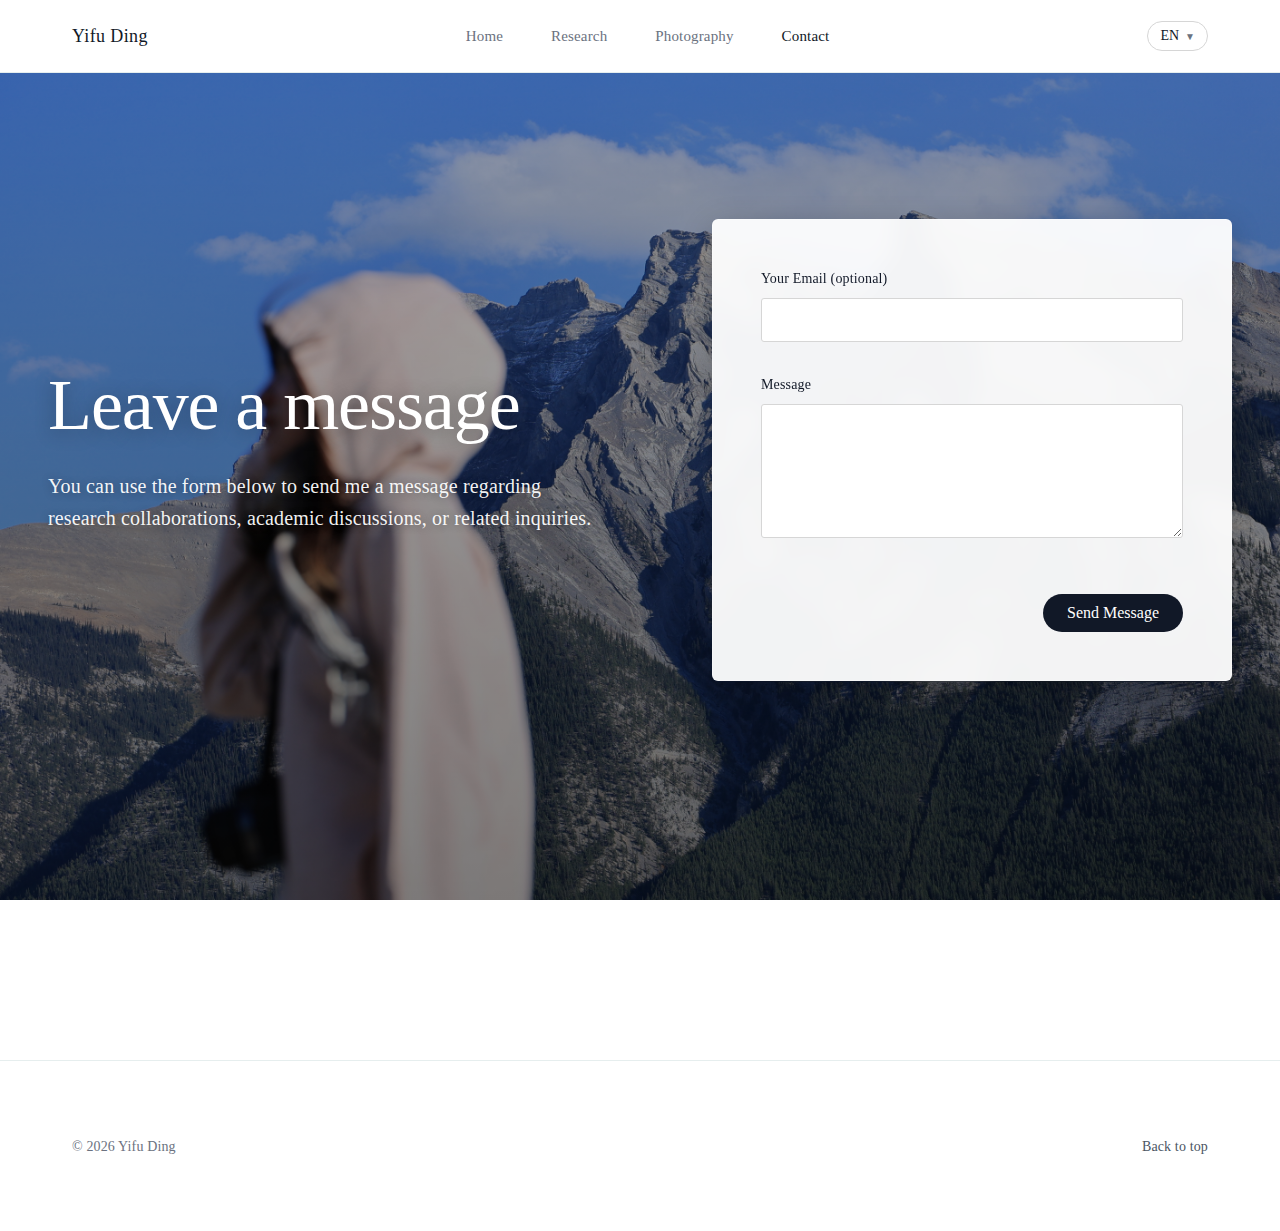
<file: contact.html>
<!DOCTYPE html>
<html lang="zh-CN">
<head>
    <meta charset="UTF-8">
    <meta name="viewport" content="width=device-width, initial-scale=1.0">
    <title>Contact - Yifu Ding</title>
    <meta name="description" content="Get in touch for research collaborations and projects.">
    <link rel="stylesheet" href="styles/colors.css">
    <link rel="stylesheet" href="styles/main.css">
    <link rel="stylesheet" href="styles/components.css">
    <link rel="stylesheet" href="styles/contact.css">
</head>
<body>
    <!-- Navigation -->
    <!-- Navigation -->
    <nav class="main-nav">
        <div class="nav-container">
            <div class="nav-left">
                <a href="index.html" class="nav-brand">Yifu Ding</a>
            </div>
            
            <div class="nav-center">
                <div class="nav-links">
                    <a href="index.html" class="nav-link">
                        <span data-i18n="nav_home">Home</span>
                    </a>
                    <a href="research.html" class="nav-link">
                        <span data-i18n="nav_research">Research</span>
                    </a>
                    <a href="studio.html" class="nav-link">
                        <span data-i18n="nav_studio">Photography Portfolio</span>
                    </a>
                    <a href="contact.html" class="nav-link active">
                        <span data-i18n="nav_contact">Contact</span>
                    </a>
                </div>
            </div>

            <div class="nav-right">
                <!-- Language Switcher -->
                <div class="lang-switcher">
                    <button class="lang-button">
                        <span>EN</span>
                    </button>
                    <div class="lang-dropdown">
                        <button class="lang-option active" data-lang="en">English</button>
                        <button class="lang-option" data-lang="zh">中文</button>
                    </div>
                </div>

                <!-- User Icon -->
                <!-- <div class="user-icon">
                    <svg viewBox="0 0 24 24" xmlns="http://www.w3.org/2000/svg">
                        <path d="M12 12c2.21 0 4-1.79 4-4s-1.79-4-4-4-4 1.79-4 4 1.79 4 4 4zm0 2c-2.67 0-8 1.34-8 4v2h16v-2c0-2.66-5.33-4-8-4z"/>
                    </svg>
                </div> -->
            </div>
        </div>
    </nav>

    <!-- Hero Background Image -->
    <section class="studio-hero-fullscreen contact-hero">
        <div class="studio-hero-image">
            <img src="src/photos/rocky/IMG_0154.JPG" alt="Contact" loading="eager">
        </div>
        <div class="studio-hero-overlay">
            <div class="studio-hero-content contact-hero-content">
                <div class="contact-layout">
                    <div class="contact-left">
                        <h1 class="studio-hero-title" data-i18n="contact_title">Leave a message</h1>
                        <p class="studio-hero-description" data-i18n="contact_description">
                            Send me a message directly.<br>I usually reply within a few days.
                        </p>
                    </div>
                    
                    <div class="contact-right">
                        <div class="contact-dialog">
                            <form id="contact-form">
                                <div class="form-field">
                                    <label for="email" data-i18n="contact_form_email">Your email (optional)</label>
                                    <input
                                        type="email"
                                        id="email"
                                        name="email"
                                        required
                                    />
                                </div>
                        
                                <div class="form-field">
                                    <label for="message" data-i18n="contact_form_message">Message</label>
                                    <textarea
                                        id="message"
                                        name="message"
                                        rows="6"
                                        required
                                    ></textarea>
                                </div>
                        
                                <button type="submit" class="submit-button" data-i18n="contact_form_send">
                                    Send
                                </button>
                            </form>
                        
                            <div id="form-success" class="form-success">
                                <span data-i18n="contact_form_success_line1">Thank you for visiting my website.</span>
                                <br>
                                <span data-i18n="contact_form_success_line2">I have received your message.</span>
                            </div>
                        </div>
                    </div>
                </div>
            </div>
        </div>
    </section>
    
    <main class="main-container">
        <!-- Main content can go here if needed -->
    </main>
    
    

    <!-- Footer -->
    <footer class="main-footer">
        <div class="footer-container">
            <div class="footer-left">
                <span>&copy; 2026 Yifu Ding</span>
            </div>
            <div class="footer-right">
                <a href="#top" class="footer-link" data-i18n="back_to_top">Back to top ↑</a>
            </div>
        </div>
    </footer>

    <script src="scripts/main.js"></script>
</body>
</html>
</file>
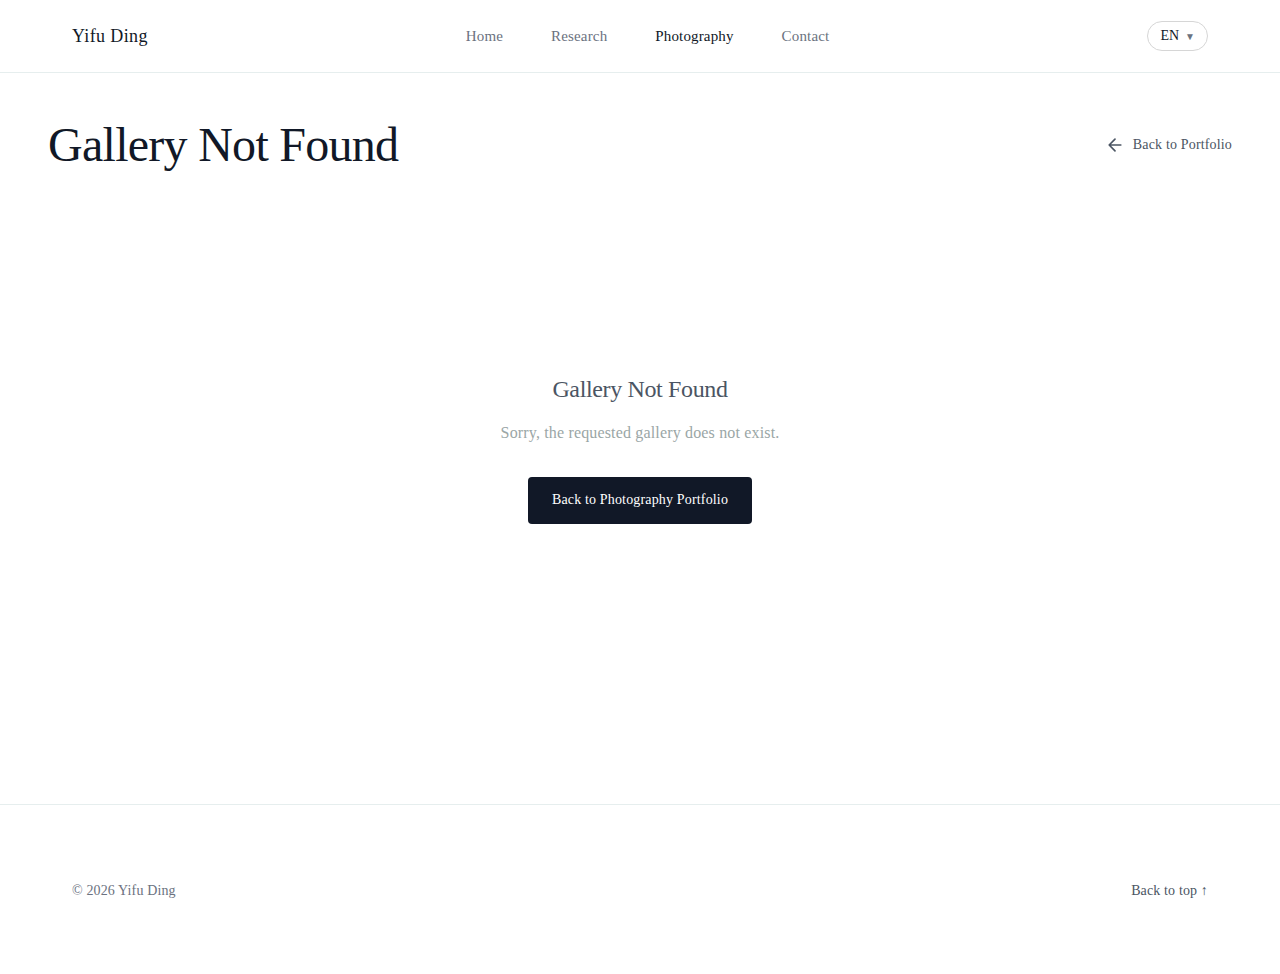
<file: gallery.html>
<!DOCTYPE html>
<html lang="zh-CN">
<head>
    <meta charset="UTF-8">
    <meta name="viewport" content="width=device-width, initial-scale=1.0">
    <title>Photo Gallery - Yifu Ding</title>
    <meta name="description" content="Photography collection by Yifu Ding">
    <link rel="stylesheet" href="styles/colors.css">
    <link rel="stylesheet" href="styles/main.css">
    <link rel="stylesheet" href="styles/components.css">
    <link rel="stylesheet" href="styles/gallery.css">
</head>
<body>
    <!-- Navigation -->
    <nav class="main-nav">
        <div class="nav-container">
            <div class="nav-left">
                <a href="index.html" class="nav-brand">Yifu Ding</a>
            </div>
            
            <div class="nav-center">
                <div class="nav-links">
                    <a href="index.html" class="nav-link">
                        <span data-i18n="nav_home">Home</span>
                    </a>
                    <a href="research.html" class="nav-link">
                        <span data-i18n="nav_research">Research</span>
                    </a>
                    <a href="studio.html" class="nav-link active">
                        <span data-i18n="nav_studio">Photography</span>
                    </a>
                    <a href="contact.html" class="nav-link">
                        <span data-i18n="nav_contact">Contact</span>
                    </a>
                </div>
            </div>

            <div class="nav-right">
                <!-- Language Switcher -->
                <div class="lang-switcher">
                    <button class="lang-button">
                        <span>EN</span>
                    </button>
                    <div class="lang-dropdown">
                        <button class="lang-option active" data-lang="en">English</button>
                        <button class="lang-option" data-lang="zh">中文</button>
                    </div>
                </div>

                <!-- User Icon -->
                <!-- <div class="user-icon">
                    <svg viewBox="0 0 24 24" xmlns="http://www.w3.org/2000/svg">
                        <path d="M12 12c2.21 0 4-1.79 4-4s-1.79-4-4-4-4 1.79-4 4 1.79 4 4 4zm0 2c-2.67 0-8 1.34-8 4v2h16v-2c0-2.66-5.33-4-8-4z"/>
                    </svg>
                </div> -->
            </div>
        </div>
    </nav>

    <!-- Main Content Container -->
    <main class="main-container gallery-main">
        
        <!-- Gallery Header -->
        <div class="gallery-header">
            <div class="gallery-meta">
                <span class="gallery-location" id="gallery-location">LOADING...</span>
                <h1 class="gallery-title" id="gallery-title">Loading...</h1>
                <p class="gallery-count" id="gallery-count">0 images</p>
            </div>

            <div class="gallery-back">
                <a href="studio.html" class="back-link">
                    <svg width="20" height="20" viewBox="0 0 24 24" fill="none" xmlns="http://www.w3.org/2000/svg">
                        <path d="M19 12H5M5 12L12 19M5 12L12 5" stroke="currentColor" stroke-width="2" stroke-linecap="round" stroke-linejoin="round"/>
                    </svg>
                    <span data-i18n="back_to_studio">Back to Photography Portfolio</span>
                </a>
            </div>
        </div>

        <!-- Gallery Grid -->
        <div class="gallery-container" id="gallery-container">
            <!-- Photos will be loaded dynamically -->
        </div>
    </main>

    <!-- Footer -->
    <footer class="main-footer">
        <div class="footer-container">
            <div class="footer-left">
                <span>&copy; 2026 Yifu Ding</span>
            </div>
            <div class="footer-right">
                <a href="#top" class="footer-link">Back to top ↑</a>
            </div>
        </div>
    </footer>

    <script src="scripts/main.js"></script>
    <script src="scripts/gallery.js"></script>
</body>
</html>
</file>
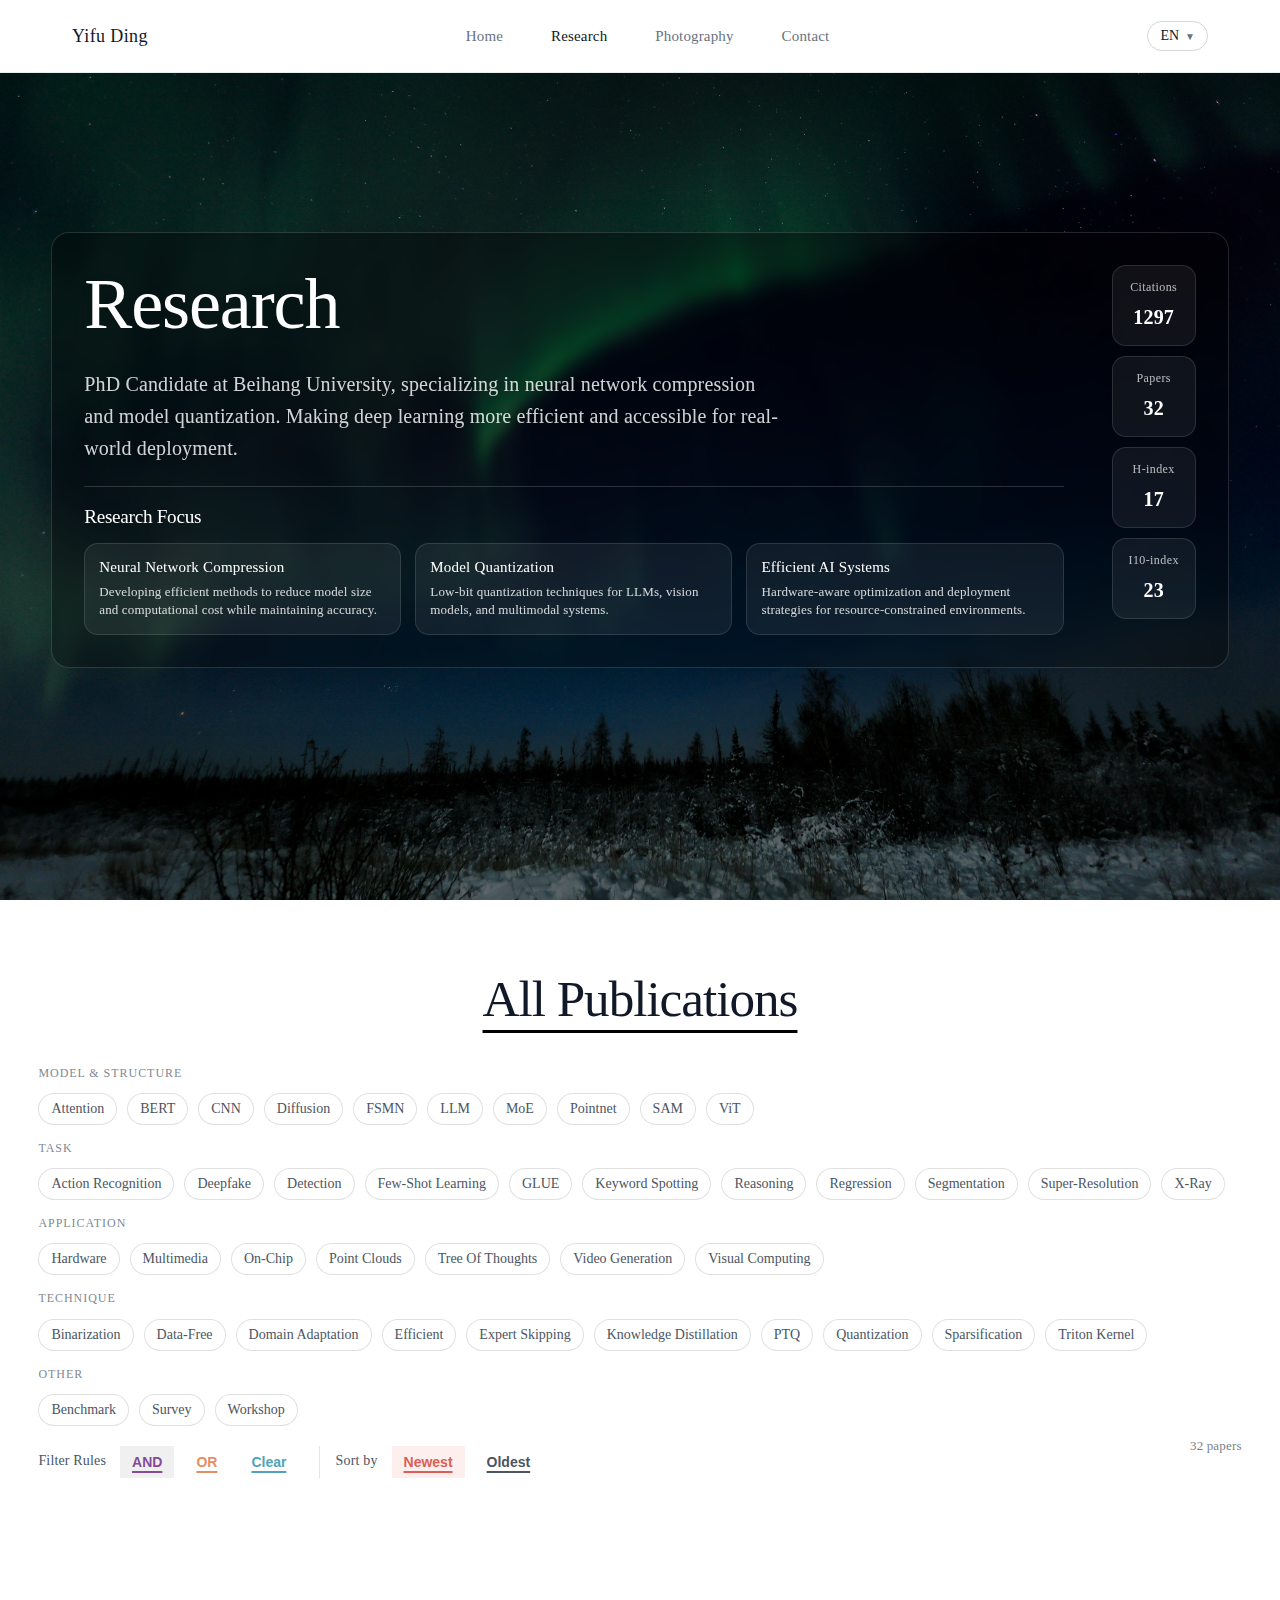
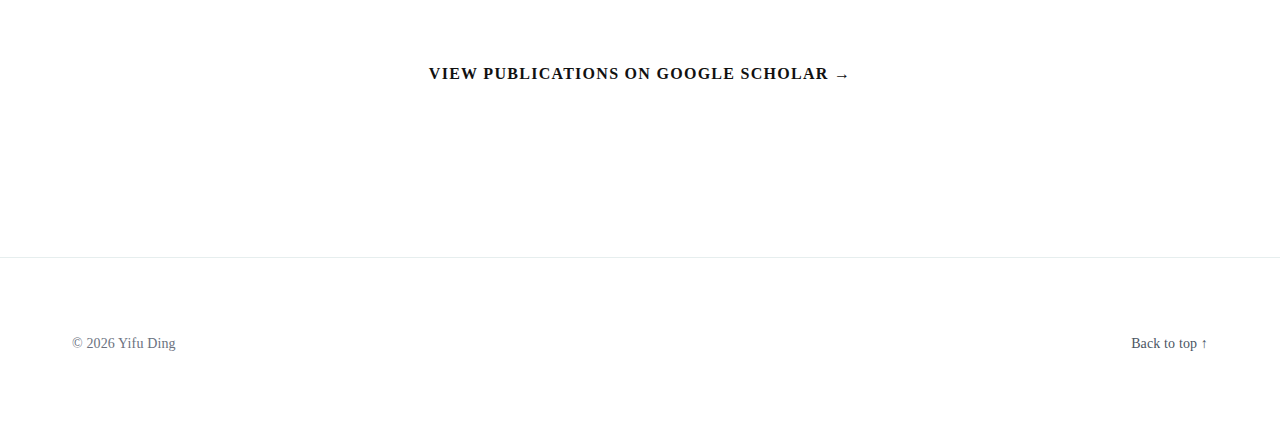
<file: research.html>
<!DOCTYPE html>
<html lang="zh-CN">
<head>
    <meta charset="UTF-8">
    <meta name="viewport" content="width=device-width, initial-scale=1.0">
    <title>Research - Yifu Ding</title>
    <meta name="description" content="Neural network compression and model quantization research.">
    <link rel="stylesheet" href="styles/colors.css">
    <link rel="stylesheet" href="styles/main.css">
    <link rel="stylesheet" href="styles/components.css">
</head>
<body>
    <!-- Navigation -->
    <nav class="main-nav">
        <div class="nav-container">
            <div class="nav-left">
                <a href="index.html" class="nav-brand">Yifu Ding</a>
            </div>
            
            <div class="nav-center">
                <div class="nav-links">
                    <a href="index.html" class="nav-link">
                        <span data-i18n="nav_home">Home</span>
                    </a>
                    <a href="research.html" class="nav-link active">
                        <span data-i18n="nav_research">Research</span>
                    </a>
                    <a href="studio.html" class="nav-link">
                        <span data-i18n="nav_studio">Studio</span>
                    </a>
                    <a href="contact.html" class="nav-link">
                        <span data-i18n="nav_contact">Contact</span>
                    </a>
                </div>
            </div>

            <div class="nav-right">
                <!-- Language Switcher -->
                <div class="lang-switcher">
                    <button class="lang-button">
                        <span>EN</span>
                    </button>
                    <div class="lang-dropdown">
                        <button class="lang-option active" data-lang="en">English</button>
                        <button class="lang-option" data-lang="zh">中文</button>
                    </div>
                </div>

            </div>
        </div>
    </nav>

    <!-- Hero Background Image (same UI as Studio) -->
    <section class="studio-hero-fullscreen research-hero" aria-label="Research hero">
        <div class="studio-hero-image">
            <img src="src/photos/yellowknife/IMG_1734.JPG" alt="Research" loading="eager">
        </div>

        <div class="studio-hero-overlay">
            <div class="studio-hero-content research-hero-content">
              <div class="hero-panel">
                <div class="hero-panel-layout">
                  <!-- Left side: Title, description, buttons, Research Focus -->
                  <div class="hero-panel-left">
                    <h1 class="studio-hero-title" data-i18n="research_title">Research</h1>
            
                    <p class="studio-hero-description" data-i18n="research_description">
                      PhD Candidate at Beihang University, specializing in neural network compression and model quantization.
                      Making deep learning more efficient and accessible for real-world deployment.
                    </p>
            
                    <div id="research-focus" class="hero-focus" aria-label="Research focus">
                      <div class="hero-focus-header">
                        <h2 class="hero-focus-title" data-i18n="research_focus_title">Research Focus</h2>
                      </div>
            
                      <div class="hero-focus-grid">
                        <div class="hero-focus-item">
                          <h3 class="hero-focus-item-title" data-i18n="research_focus_1_title">Neural Network Compression</h3>
                          <p class="hero-focus-item-desc" data-i18n="research_focus_1_desc">
                            Developing efficient methods to reduce model size and computational cost while maintaining accuracy.
                          </p>
                        </div>
            
                        <div class="hero-focus-item">
                          <h3 class="hero-focus-item-title" data-i18n="research_focus_2_title">Model Quantization</h3>
                          <p class="hero-focus-item-desc" data-i18n="research_focus_2_desc">
                            Low-bit quantization techniques for LLMs, vision models, and multimodal systems.
                          </p>
                        </div>
            
                        <div class="hero-focus-item">
                          <h3 class="hero-focus-item-title" data-i18n="research_focus_3_title">Efficient AI Systems</h3>
                          <p class="hero-focus-item-desc" data-i18n="research_focus_3_desc">
                            Hardware-aware optimization and deployment strategies for resource-constrained environments.
                          </p>
                        </div>
                      </div>
                    </div>
                  </div>
          
                  <!-- Right side: Metrics (vertical) -->
                  <div class="hero-panel-right">
                    <div class="hero-metrics" aria-label="Google Scholar metrics">
                      <div class="metric-card">
                        <div class="metric-label">Citations</div>
                        <div class="metric-value">1297</div>
                      </div>
              
                      <div class="metric-card">
                        <div class="metric-label">Papers</div>
                        <div class="metric-value">32</div>
                      </div>
              
                      <div class="metric-card">
                        <div class="metric-label">H-index</div>
                        <div class="metric-value">17</div>
                      </div>
              
                      <div class="metric-card">
                        <div class="metric-label">I10-index</div>
                        <div class="metric-value">23</div>
                      </div>
                    </div>
                  </div>
                </div>
              </div>
            </div>
          </div>
          
    </section>

    <main class="main-container">

      <section id="selected-work" class="content-section selected-work" aria-label="Publications">
        <h2 class="section-title" data-i18n="selected_work_title">All Publications</h2>
      
        <!-- Keyword Filter UI -->
        <div class="paper-filter" id="paper-filter" aria-label="Paper keyword filter">
          <div class="paper-filter-row keywords" id="kw-row" role="group" aria-label="Keywords"></div>
      
          <div class="paper-filter-row mode" role="group" aria-label="Match mode">
            <span class="filter-rule-label" data-i18n="filter_rules">Filter Rules</span>
            <button type="button" class="mode-btn is-active" data-mode="and" aria-pressed="true">AND</button>
            <button type="button" class="mode-btn" data-mode="or" aria-pressed="false">OR</button>
            <button type="button" class="clear-btn" id="kw-clear">Clear</button>
          </div>
          
          <div class="paper-filter-row sort" role="group" aria-label="Sort order">
            <span class="filter-rule-label" data-i18n="sort_by">Sort by Year</span>
            <button type="button" class="sort-btn is-active" data-sort="year-desc" aria-pressed="true" data-i18n="sort_year_desc">Newest</button>
            <button type="button" class="sort-btn" data-sort="year-asc" aria-pressed="false" data-i18n="sort_year_asc">Oldest</button>
          </div>

          <span class="filter-status" id="filter-status" aria-live="polite"></span>
        </div>
        <div class="pub-waterfall"></div>

      </section>
          
        <div style="text-align: center; margin-top: var(--space-xxxl);">
            <a class="link-more" href="https://scholar.google.ca/citations?user=RCEI1r0AAAAJ&hl=en&oi=ao" target="_blank" rel="noopener">
            <span class="link-more__text">View publications on Google Scholar →</span>
            </a>
        </div>
    </main>

    <!-- Footer -->
    <footer class="main-footer">
        <div class="footer-container">
            <div class="footer-left">
                <span>&copy; 2026 Yifu Ding</span>
            </div>
            <div class="footer-right">
                <a href="#top" class="footer-link">Back to top ↑</a>
            </div>
        </div>
    </footer>

    <script src="scripts/papers-config.js"></script>
    <script src="scripts/load-papers.js"></script>
    <script src="scripts/paper-filter.js"></script>
    <script src="scripts/main.js"></script>

</body>
</html>
</file>
<file: styles/colors.css>
/* ===========================
   Color Schemes
   =========================== */

/* ====================================
   方案 1: Neutral + Blue + Yellow + Coral（当前使用）
   Neutral: #D6D6D6, #CBDFDF
   Blue: #3E96D1
   Yellow: #FACD56, #FCD924
   Coral: #F1895E
   ==================================== */

:root {
    /* ===========================
       基础底色与文字
       =========================== */
    --color-background: #FFFFFF;          /* 页面背景: 偏冷白 */
    --color-surface: #FFFFFF;             /* 卡片/区块背景 */
    --color-section: #F1F7F7;             /* 次级区块背景（分区） */
    --color-cream: #F1F7F7;               /* 兼容旧用法（原来 footer 用过） */
    --color-overlay: rgba(17, 24, 39, 0.04);

    --color-text-primary: #111827;        /* 主要文字 */
    --color-text-secondary: #4B5563;      /* 次要文字 */
    --color-text-tertiary: #6B7280;       /* 弱化文字 */
    --color-text-muted: #6B7280;          /* 兼容旧变量名 */
    --color-text-disabled: #9CA3AF;

    /* ===========================
       Neutral / Cool（兼容 warm-gray 变量名）
       Neutral: #D6D6D6, #CBDFDF
       =========================== */
    --color-warm-white: #FFFFFF;
    --color-warm-gray-50: #F7FAFA;
    --color-warm-gray-100: #F1F7F7;
    --color-warm-gray-200: #CBDFDF;
    --color-warm-gray-300: #D6D6D6;
    --color-warm-gray-400: #BFC7C7;
    --color-warm-gray-500: #9AA6A6;
    --color-warm-gray-600: #6B7280;
    --color-warm-gray-700: #4B5563;
    --color-warm-gray-800: #1F2937;
    --color-warm-gray-900: #111827;

    /* ===========================
       边框/分割线
       =========================== */
    --color-border: #D6D6D6;
    --border-color: #D6D6D6;              /* 别名（代码里用到） */
    --color-border-light: #E6EEEE;
    --border-color-light: #E6EEEE;        /* 别名 */
    --color-border-strong: #CBDFDF;
    --color-divider: #D6D6D6;

    /* ===========================
       品牌与交互主色（收敛到 4 色）
       Primary: Blue (#3E96D1)
       Secondary/Emphasis: Coral (#F1895E)
       =========================== */
    --color-primary: #3E96D1;
    --color-primary-hover: #2F7FB5;
    --color-primary-active: #276C9A;
    --color-primary-light: rgba(62, 150, 209, 0.14);
    --color-primary-pale: rgba(62, 150, 209, 0.08);

    --color-secondary: #F1895E;
    --color-secondary-hover: #E6764A;
    --color-link: #3E96D1;
    --color-link-hover: #2F7FB5;

    /* ===========================
       强调与状态色
       Yellow: #FCD924 / #FACD56
       Coral: #F1895E
       Info: #51A3B8
       Success: #BBC258
       =========================== */
    --color-accent-yellow: #FACD56;       /* 默认更柔和 */
    --color-accent-yellow-strong: #FCD924;
    --color-accent-coral: #F1895E;
    --color-info: #CBDFDF;
    --color-success: #3E96D1;
    --color-warning: #FACD56;
    --color-error: #F1895E;

    /* ===========================
       兼容旧点缀变量名（减少改动面）
       =========================== */
    --color-accent-sage: #CBDFDF;
    --color-accent-terracotta: #F1895E;
    --color-accent-slate: #3E96D1;
    --color-accent-rose: #FACD56;

    --color-accent: #3E96D1;
    --color-accent-hover: #2F7FB5;
    --color-accent-light: rgba(62, 150, 209, 0.14);
    --color-accent-pale: rgba(62, 150, 209, 0.08);

    /* Badge / Tag（按你规则） */
    --color-badge-new-bg: #FACD56;
    --color-badge-featured-bg: #F1895E;
    --color-badge-info-bg: #CBDFDF;
    --color-badge-onlight-text: #111827;
    --color-badge-info-text: #0B3A3A;

    /* ===========================
       阴影（保持细腻）
       =========================== */
    --shadow-sm: 0 1px 3px rgba(17, 24, 39, 0.08);
    --shadow-md: 0 6px 16px rgba(17, 24, 39, 0.10);
    --shadow-lg: 0 14px 28px rgba(17, 24, 39, 0.12);
    --shadow-xl: 0 24px 44px rgba(17, 24, 39, 0.14);
}

/* ====================================
   方案 1（旧）: Assembly Line 暖白风（已放入注释归档）
   ==================================== */
/*
:root {
    --color-background: #FEFDFB;
    --color-surface: #FFFFFF;
    --color-cream: #F5F5F0;
    --color-overlay: rgba(0, 0, 0, 0.03);

    --color-text-primary: #1A1A1A;
    --color-text-secondary: #4A4A4A;
    --color-text-tertiary: #6B6B6B;
    --color-text-muted: #9B9B9B;
    --color-text-disabled: #BBBBBB;

    --color-warm-white: #FEFDFB;
    --color-warm-gray-50: #F8F7F4;
    --color-warm-gray-100: #F0EFE9;
    --color-warm-gray-200: #E5E4DC;
    --color-warm-gray-300: #D1D0C5;
    --color-warm-gray-400: #A8A79A;
    --color-warm-gray-500: #85847A;
    --color-warm-gray-600: #6B6A62;
    --color-warm-gray-700: #4E4D47;
    --color-warm-gray-800: #353530;
    --color-warm-gray-900: #1F1F1C;

    --color-border: #E8E7E0;
    --border-color: #E8E7E0;
    --color-border-light: #F0EFE9;
    --border-color-light: #F0EFE9;
    --color-border-strong: #D1D0C5;
    --color-divider: #F4F3ED;

    --color-primary: #2C2C2C;
    --color-primary-hover: #1A1A1A;
    --color-primary-active: #0F0F0F;
    --color-primary-light: #F4F4F4;
    --color-primary-pale: #FAFAFA;

    --color-accent-sage: #9CAF88;
    --color-accent-terracotta: #C17767;
    --color-accent-slate: #7B9BB0;
    --color-accent-rose: #D4A59A;

    --color-accent: #9CAF88;
    --color-accent-hover: #8A9D77;
    --color-accent-light: #E8EDE3;
    --color-accent-pale: #F4F6F2;

    --color-success: #8A9D77;
    --color-warning: #C9A86A;
    --color-error: #C17767;
    --color-info: #7B9BB0;

    --shadow-sm: 0 1px 3px rgba(26, 26, 26, 0.06);
    --shadow-md: 0 4px 8px rgba(26, 26, 26, 0.08);
    --shadow-lg: 0 10px 20px rgba(26, 26, 26, 0.10);
    --shadow-xl: 0 20px 35px rgba(26, 26, 26, 0.12);
}
*/

/* ====================================
   方案 2: 暖白 + 酒红（杂志感）
   Warm & Editorial Magazine Style
   ==================================== 
   
   如需切换到方案2，请：
   1. 注释掉上面的 :root { ... }
   2. 取消下面的注释
*/

/*
:root {
    --color-background: #FBF7F0;
    --color-surface: #FFFFFF;
    --color-overlay: rgba(0, 0, 0, 0.05);

    --color-text-primary: #1F2937;
    --color-text-secondary: #6B7280;
    --color-text-tertiary: #9CA3AF;
    --color-text-disabled: #D1D5DB;

    --color-border: #E5E7EB;
    --color-border-strong: #D1D5DB;
    --color-divider: #F3F4F6;

    --color-primary: #7C2D12;
    --color-primary-hover: #9A3412;
    --color-primary-active: #B45309;
    --color-primary-light: #FED7AA;
    --color-primary-pale: #FEF3C7;

    --color-accent: #0F766E;
    --color-accent-hover: #115E59;
    --color-accent-light: #CCFBF1;
    --color-accent-pale: #F0FDFA;

    --color-success: #10B981;
    --color-warning: #F59E0B;
    --color-error: #DC2626;
    --color-info: #3B82F6;

    --shadow-sm: 0 1px 2px rgba(31, 41, 55, 0.04);
    --shadow-md: 0 4px 6px rgba(31, 41, 55, 0.06);
    --shadow-lg: 0 10px 15px rgba(31, 41, 55, 0.08);
    --shadow-xl: 0 20px 25px rgba(31, 41, 55, 0.10);
}
*/

/* ===========================
   Design Guidelines
   =========================== */
/*
【方案 1 - 极简科研风】使用规则：
1. 页面整体靠中性灰蓝做层级
2. 蓝色（primary）只用于"可点击"元素（链接、按钮）
3. 点缀色（accent）只用于少数标签/徽章，别和蓝抢戏
4. 避免大面积使用强色，保持克制
5. 利用留白和细微对比营造高级感

【方案 2 - 暖白 + 酒红】使用规则：
1. 适合文字叙述较多，有"人文研究+作品"的气质
2. 强调色更"温"，比蓝更像个人站
3. 酒红棕要控制使用面积，只用于关键交互元素
4. 墨绿作为点缀，营造杂志/编辑部质感
5. 暖色背景配合大量留白，更有亲和力

使用示例：
- 页面背景: background-color: var(--color-background);
- 卡片: background-color: var(--color-surface); border: 1px solid var(--color-border);
- 主标题: color: var(--color-text-primary);
- 正文: color: var(--color-text-secondary);
- 按钮: background: var(--color-primary); &:hover { background: var(--color-primary-hover); }
- 标签: background: var(--color-accent-light); color: var(--color-accent);
*/
</file>
<file: styles/main.css>
/* ===========================
   Design System Variables
   Colors are now in colors.css
   =========================== */
:root {
    /* Grid System */
    --max-width: 1320px;
    --content-width: 1200px;
    --grid-columns: 12;
    --grid-gap: 32px;
    
    /* Spacing Scale (8px base) - Assembly Line Style */
    --space-xs: 8px;
    --space-sm: 16px;
    --space-md: 24px;
    --space-lg: 32px;
    --space-xl: 48px;
    --space-xxl: 72px;
    --space-xxxl: 112px;
    --space-huge: 160px;
    
    /* Typography */
    --font-primary: "Charter", Georgia, serif;
    --font-display: "Charter", Georgia, serif;
    --font-serif: "Charter", Georgia, serif;
    
    --font-size-xs: 0.75rem;    /* 12px */
    --font-size-sm: 0.875rem;   /* 14px */
    --font-size-base: 1rem;     /* 16px */
    --font-size-lg: 1.125rem;   /* 18px */
    --font-size-xl: 1.5rem;     /* 24px */
    --font-size-2xl: 2rem;      /* 32px */
    --font-size-3xl: 3rem;      /* 48px */
    --font-size-4xl: 4rem;      /* 64px */
    
    --line-height-tight: 1.25;
    --line-height-base: 1.6;
    --line-height-relaxed: 1.75;
    
    /* Border Radius - Assembly Line Style */
    --border-radius-sm: 3px;
    --border-radius-md: 4px;
    --border-radius-lg: 6px;
    --border-radius-xl: 8px;
    
    /* Transitions */
    --transition-fast: 150ms cubic-bezier(0.4, 0, 0.2, 1);
    --transition-base: 300ms cubic-bezier(0.4, 0, 0.2, 1);
    --transition-slow: 500ms cubic-bezier(0.4, 0, 0.2, 1);
}

/* ===========================
   Reset & Base Styles
   =========================== */
* {
    margin: 0;
    padding: 0;
    box-sizing: border-box;
}

/* Ensure text is selectable */
body, p, h1, h2, h3, h4, h5, h6, span, a, li, div {
    user-select: text;
    -webkit-user-select: text;
    -moz-user-select: text;
    -ms-user-select: text;
}

html {
    font-size: 16px;
    -webkit-font-smoothing: antialiased;
    -moz-osx-font-smoothing: grayscale;
    scroll-behavior: smooth;
    overflow-x: hidden; /* Prevent horizontal scroll from full-bleed */
}

body {
    font-family: var(--font-primary);
    font-size: var(--font-size-base);
    line-height: var(--line-height-base);
    color: var(--color-text-secondary);
    background-color: var(--color-background);
    min-height: 100vh;
    overflow-x: hidden;
    font-weight: 400;
    letter-spacing: 0.01em;
}

h1, h2, h3, h4, h5, h6 {
    font-family: var(--font-display);
    font-weight: 400;
    line-height: var(--line-height-tight);
    letter-spacing: -0.015em;
    color: var(--color-text-primary);
}

a {
    color: inherit;
    text-decoration: none;
    transition: all var(--transition-fast);
}

img {
    max-width: 100%;
    height: auto;
    display: block;
}

button {
    font-family: inherit;
    cursor: pointer;
    border: none;
    background: none;
}

/* ===========================
   Navigation - Assembly Line Style
   =========================== */
.main-nav {
    position: fixed;
    top: 0;
    left: 0;
    right: 0;
    /* background-color: rgba(254, 253, 251, 0.95); */
    background-color: #FFFFFF;
    backdrop-filter: blur(16px);
    border-bottom: 1px solid var(--border-color-light);
    z-index: 1000;
    padding: 0;
    transform: translateY(0);
    transition: transform 0.3s cubic-bezier(0.4, 0, 0.2, 1);
}

.main-nav.nav-hidden {
    transform: translateY(-100%);
}

.main-nav.nav-visible {
    transform: translateY(0);
}

.nav-container {
    max-width: var(--max-width);
    margin: 0 auto;
    padding: 0 var(--space-xxl);
    display: flex;
    justify-content: space-between;
    align-items: center;
    height: 72px;
}

.nav-left {
    display: flex;
    align-items: center;
    gap: var(--space-xxl);
}

.nav-brand {
    font-size: 1.125rem;
    font-weight: 500;
    letter-spacing: 0.02em;
    color: var(--color-text-primary);
}

.nav-meta {
    display: none; /* Hide time/location in main nav */
}

.nav-center {
    display: flex;
    gap: var(--space-xl);
    align-items: center;
}

.nav-links {
    display: flex;
    gap: var(--space-xl);
    align-items: center;
}

.nav-link {
    display: flex;
    align-items: center;
    gap: var(--space-xs);
    font-size: 0.9375rem;
    color: var(--color-text-muted);
    transition: color var(--transition-fast);
    position: relative;
    padding: var(--space-xs) 0;
    white-space: nowrap;
    letter-spacing: 0.01em;
}

.nav-link:hover {
    color: var(--color-text-primary);
}

.nav-link.active {
    color: var(--color-text-primary);
    font-weight: 400;
}

.nav-right {
    display: flex;
    align-items: center;
    gap: var(--space-lg);
}

/* Language Switcher */
.lang-switcher {
    position: relative;
}

.lang-button {
    display: flex;
    align-items: center;
    gap: 6px;
    padding: 6px 12px;
    background: transparent;
    border: 1px solid var(--border-color);
    border-radius: 20px;
    font-size: var(--font-size-sm);
    color: var(--color-text-primary);
    cursor: pointer;
    transition: all var(--transition-fast);
}

.lang-button:hover {
    background: var(--color-warm-gray-50);
    border-color: var(--color-warm-gray-300);
}

.lang-button::after {
    content: '▼';
    font-size: 10px;
    color: var(--color-text-muted);
}

.lang-dropdown {
    position: absolute;
    top: calc(100% + 8px);
    right: 0;
    background: var(--color-warm-white);
    border: 1px solid var(--border-color);
    border-radius: var(--border-radius-md);
    box-shadow: var(--shadow-lg);
    min-width: 120px;
    opacity: 0;
    visibility: hidden;
    transform: translateY(-10px);
    transition: all var(--transition-fast);
    z-index: 1001;
}

.lang-switcher.active .lang-dropdown {
    opacity: 1;
    visibility: visible;
    transform: translateY(0);
}

.lang-option {
    display: block;
    padding: var(--space-sm) var(--space-md);
    font-size: var(--font-size-sm);
    color: var(--color-text-secondary);
    transition: all var(--transition-fast);
    cursor: pointer;
    border: none;
    background: none;
    width: 100%;
    text-align: left;
}

.lang-option:first-child {
    border-radius: var(--border-radius-md) var(--border-radius-md) 0 0;
}

.lang-option:last-child {
    border-radius: 0 0 var(--border-radius-md) var(--border-radius-md);
}

.lang-option:hover {
    background: var(--color-warm-gray-50);
    color: var(--color-text-primary);
}

.lang-option.active {
    background: var(--color-warm-gray-100);
    color: var(--color-text-primary);
    font-weight: 500;
}

/* User Icon */
.user-icon {
    width: 32px;
    height: 32px;
    border-radius: 50%;
    background: var(--color-warm-gray-100);
    display: flex;
    align-items: center;
    justify-content: center;
    cursor: pointer;
    transition: all var(--transition-fast);
}

.user-icon:hover {
    background: var(--color-warm-gray-200);
}

.user-icon svg {
    width: 18px;
    height: 18px;
    fill: var(--color-text-secondary);
}

.nav-number {
    display: none;
}

/* ===========================
   Research Page Hero Layout
   =========================== */
.research-hero-layout {
    display: grid;
    grid-template-columns: 1fr 280px;
    gap: var(--space-xxl);
    align-items: start;
    max-width: 1200px;
    margin: 0 auto;
}

.research-hero-content {
    display: flex;
    flex-direction: column;
    gap: var(--space-lg);
}

.research-hero-content .page-title {
    text-align: left;
    margin-bottom: var(--space-sm);
}

.research-hero-content .page-description {
    text-align: left;
    max-width: 100%;
    margin-bottom: var(--space-md);
}

/* Research Focus Inline */
.research-focus-inline {
    margin-top: var(--space-lg);
}

.focus-section-title {
    font-size: var(--font-size-xl);
    font-weight: 500;
    margin-bottom: var(--space-md);
    color: var(--color-text-primary);
}

.focus-grid {
    display: grid;
    grid-template-columns: repeat(3, 1fr);
    gap: var(--space-md);
}

.focus-item {
    padding: var(--space-md);
    background: var(--color-warm-gray-50);
    border: 1px solid var(--border-color-light);
    border-radius: var(--border-radius-sm);
}

.focus-title {
    font-size: var(--font-size-base);
    font-weight: 500;
    margin-bottom: var(--space-xs);
    color: var(--color-text-primary);
}

.focus-description {
    font-size: var(--font-size-sm);
    color: var(--color-text-secondary);
    line-height: var(--line-height-relaxed);
    margin: 0;
}

/* Right Sidebar */
.research-hero-sidebar {
    display: flex;
    flex-direction: column;
    gap: var(--space-lg);
    position: sticky;
    top: 100px;
}

.research-hero-stats {
    display: flex;
    flex-direction: column;
    gap: var(--space-lg);
    padding: var(--space-lg);
    /* background: var(--color-warm-white); */
    background: #FFFFFF;
    border: 1px solid var(--border-color-light);
    border-radius: var(--border-radius-lg);
}

.stat-item {
    text-align: center;
}

.stat-value {
    font-size: var(--font-size-3xl);
    font-weight: 600;
    line-height: 1.2;
    margin-bottom: var(--space-xs);
}

.stat-label {
    font-size: var(--font-size-sm);
    color: var(--color-text-muted);
    text-transform: uppercase;
    letter-spacing: 0.05em;
}

/* Social Links */
.research-social-links {
    display: flex;
    gap: var(--space-md);
    justify-content: center;
    padding: var(--space-md);
    background: var(--color-warm-white);
    border: 1px solid var(--border-color-light);
    border-radius: var(--border-radius-lg);
}

.social-icon {
    width: 44px;
    height: 44px;
    display: flex;
    align-items: center;
    justify-content: center;
    background: var(--color-warm-gray-50);
    border-radius: 50%;
    transition: all var(--transition-fast);
}

.social-icon:hover {
    background: var(--color-text-primary);
    transform: translateY(-2px);
}

.social-icon svg {
    width: 20px;
    height: 20px;
    fill: var(--color-text-secondary);
    transition: fill var(--transition-fast);
}

.social-icon:hover svg {
    fill: var(--color-warm-white);
}

@media (max-width: 768px) {
    .research-hero-layout {
        grid-template-columns: 1fr;
        gap: var(--space-xl);
    }
    
    .research-hero-sidebar {
        position: static;
    }
    
    .research-hero-stats {
        flex-direction: row;
        justify-content: space-around;
    }
    
    .stat-value {
        font-size: var(--font-size-2xl);
    }
    
    .research-social-links {
        justify-content: center;
    }
    
    .focus-grid {
        grid-template-columns: 1fr;
    }
}

/* ===========================
   Layout Components - Assembly Line Style
   =========================== */
/* .main-container {
    max-width: var(--max-width);
    margin: 0 auto;
    padding: var(--space-xxxl) var(--space-xxl);
    padding-top: calc(var(--space-xxxl) + 72px);
    min-height: 100vh;
} */

.main-container {
    max-width: none;
    width: 100%;
    margin: 0 auto;
    padding-left: clamp(16px, 3vw, 56px);
    padding-right: clamp(16px, 3vw, 56px);
  }

  
.page {
    display: none;
    animation: fadeIn var(--transition-slow);
}

.page.active {
    display: block;
}

@keyframes fadeIn {
    from {
        opacity: 0;
        transform: translateY(20px);
    }
    to {
        opacity: 1;
        transform: translateY(0);
    }
}

/* ===========================
   Hero Section - Simplified
   =========================== */
.hero {
    text-align: center;
    padding: var(--space-xxl) 0;
    max-width: 900px;
    margin: 0 auto var(--space-huge);
}

.hero-title {
    font-size: var(--font-size-4xl);
    font-weight: 500;
    margin-bottom: var(--space-lg);
    color: var(--color-text-primary);
}

.hero-subtitle {
    font-size: var(--font-size-xl);
    color: var(--color-text-secondary);
    line-height: var(--line-height-relaxed);
    max-width: 700px;
    margin: 0 auto;
}

/* ===========================
   Four Card Layout (Homepage)
   =========================== */
.home-cards {
    display: grid;
    grid-template-columns: repeat(4, 1fr);
    gap: var(--space-lg);
    margin: var(--space-xxxl) 0;
}

.home-card {
    background: var(--color-warm-white);
    border: 1px solid var(--border-color);
    border-radius: var(--border-radius-lg);
    padding: var(--space-xl);
    display: flex;
    flex-direction: column;
    gap: var(--space-md);
    transition: all var(--transition-base);
    cursor: pointer;
    min-height: 400px;
}

.home-card:hover {
    transform: translateY(-8px);
    box-shadow: var(--shadow-xl);
    border-color: var(--color-warm-gray-300);
}

.card-icon {
    width: 64px;
    height: 64px;
    border-radius: var(--border-radius-md);
    display: flex;
    align-items: center;
    justify-content: center;
    font-size: 32px;
    margin-bottom: var(--space-sm);
}

.home-card[data-category="research"] .card-icon {
    background: linear-gradient(135deg, #9CAF88 0%, #7B9BB0 100%);
}

.home-card[data-category="photography"] .card-icon {
    background: linear-gradient(135deg, #D4A59A 0%, #C17767 100%);
}

.home-card[data-category="reading"] .card-icon {
    background: linear-gradient(135deg, #7B9BB0 0%, #9CAF88 100%);
}

.home-card[data-category="development"] .card-icon {
    background: linear-gradient(135deg, #C17767 0%, #D4A59A 100%);
}

.card-category {
    font-size: var(--font-size-sm);
    text-transform: uppercase;
    letter-spacing: 0.08em;
    color: var(--color-text-muted);
    font-weight: 500;
}

.card-title {
    font-size: var(--font-size-2xl);
    font-weight: 500;
    margin-bottom: var(--space-xs);
    line-height: var(--line-height-tight);
}

.card-description {
    font-size: var(--font-size-base);
    color: var(--color-text-secondary);
    line-height: 1.4;
    flex: 1;
}

.card-stats {
    display: flex;
    flex-direction: column;
    gap: var(--space-xs);
    padding-top: var(--space-md);
    border-top: 1px solid var(--border-color-light);
}

.card-stat {
    display: flex;
    justify-content: space-between;
    font-size: var(--font-size-sm);
}

.stat-label {
    color: var(--color-text-muted);
}

.stat-value {
    color: var(--color-text-primary);
    font-weight: 500;
}

.card-link {
    display: inline-flex;
    align-items: center;
    gap: var(--space-xs);
    font-size: var(--font-size-base);
    color: var(--color-text-primary);
    font-weight: 500;
    margin-top: var(--space-md);
}

.card-link::after {
    content: '→';
    transition: transform var(--transition-fast);
}

.home-card:hover .card-link::after {
    transform: translateX(4px);
}

/* ===========================
   Page Hero (Inner Pages)
   =========================== */
.page-hero {
    text-align: center;
    margin-bottom: var(--space-xxxl);
    padding: var(--space-xxl) 0;
}

.page-title {
    font-size: var(--font-size-3xl);
    font-weight: 500;
    margin-bottom: var(--space-md);
}

.page-description {
    font-size: var(--font-size-lg);
    color: var(--color-text-secondary);
    max-width: 700px;
    margin: 0 auto;
    line-height: var(--line-height-relaxed);
}

/* ===========================
   Content Sections
   =========================== */
.content-section {
    margin-bottom: var(--space-xxxl);
}

.section-title {
    font-size: var(--font-size-2xl);
    font-weight: 500;
    margin-bottom: var(--space-xl);
    text-align: center;
}

/* ===========================
   Cards Grid
   =========================== */
.cards-grid {
    display: grid;
    grid-template-columns: repeat(auto-fill, minmax(350px, 1fr));
    gap: var(--space-lg);
}

.content-card {
    /* background: var(--color-warm-white); */
    background: #FFFFFF;
    border: 1px solid var(--border-color);
    border-radius: var(--border-radius-md);
    padding: var(--space-lg);
    display: flex;
    flex-direction: column;
    gap: var(--space-md);
    transition: all var(--transition-base);
}

.content-card:hover {
    transform: translateY(-4px);
    box-shadow: var(--shadow-lg);
    border-color: var(--color-warm-gray-300);
}

/* ===========================
   Buttons
   =========================== */
.btn {
    display: inline-flex;
    align-items: center;
    justify-content: center;
    padding: var(--space-md) var(--space-xl);
    border-radius: var(--border-radius-lg);
    font-size: var(--font-size-base);
    font-weight: 500;
    transition: all var(--transition-base);
    cursor: pointer;
}

.btn-primary {
    background: var(--color-text-primary);
    color: var(--color-warm-white);
    border: 1px solid var(--color-text-primary);
}

.btn-primary:hover {
    background: var(--color-warm-gray-700);
    transform: translateY(-2px);
    box-shadow: var(--shadow-md);
}

.btn-secondary {
    background: transparent;
    color: var(--color-text-primary);
    border: 1px solid var(--border-color);
}

.btn-secondary:hover {
    background: var(--color-warm-gray-50);
    border-color: var(--color-warm-gray-300);
}

/* ===========================
   Footer - Assembly Line Style
   =========================== */
.main-footer {
    border-top: 1px solid var(--border-color-light);
    padding: var(--space-xxl) 0;
    margin-top: var(--space-huge);
    background-color: var(--color-warm-white);
}

.footer-container {
    max-width: var(--max-width);
    margin: 0 auto;
    padding: 0 var(--space-xxl);
    display: flex;
    justify-content: space-between;
    align-items: center;
}

.footer-left span {
    color: var(--color-text-muted);
    font-size: 0.875rem;
    letter-spacing: 0.01em;
}

.footer-link {
    font-size: 0.875rem;
    color: var(--color-text-secondary);
    transition: color var(--transition-fast);
    letter-spacing: 0.01em;
}

.footer-link:hover {
    color: var(--color-text-primary);
}

/* ===========================
   Responsive Design
   =========================== */
@media (max-width: 1200px) {
    :root {
        --font-size-4xl: 3rem;
        --font-size-3xl: 2.25rem;
    }
    
    .home-cards {
        grid-template-columns: repeat(2, 1fr);
    }
}

@media (max-width: 768px) {
    :root {
        --font-size-4xl: 2.25rem;
        --font-size-3xl: 1.75rem;
        --font-size-2xl: 1.5rem;
    }
    
    .nav-container {
        padding: 0 var(--space-md);
    }
    
    .nav-meta {
        display: none;
    }
    
    .nav-links {
        gap: var(--space-md);
    }
    
    .nav-link .nav-text {
        font-size: var(--font-size-sm);
    }
    
    .main-container {
        padding: var(--space-xxl) var(--space-md);
        padding-top: calc(var(--space-xxl) + 70px);
    }
    
    .hero {
        padding: var(--space-lg) 0;
    }
    
    .home-cards {
        grid-template-columns: 1fr;
        gap: var(--space-md);
    }
    
    .home-card {
        min-height: 320px;
    }
}

@media (max-width: 480px) {
    .nav-container {
        padding: 0 var(--space-sm);
    }
    
    .main-container {
        padding: var(--space-lg) var(--space-sm);
        padding-top: calc(var(--space-lg) + 70px);
    }
}

/* ===========================
   Utility & Effects
   =========================== */

/* Smooth reveal on scroll */
.reveal {
    opacity: 0;
    transform: translateY(30px);
    transition: all var(--transition-slow);
}

.reveal.active {
    opacity: 1;
    transform: translateY(0);
}

/* Selection color */
::selection {
    background-color: var(--color-accent-sage);
    color: var(--color-warm-white);
}

::-moz-selection {
    background-color: var(--color-accent-sage);
    color: var(--color-warm-white);
}

/* Scrollbar styling */
::-webkit-scrollbar {
    width: 10px;
}

::-webkit-scrollbar-track {
    background: var(--color-warm-gray-50);
}

::-webkit-scrollbar-thumb {
    background: var(--color-warm-gray-300);
    border-radius: 5px;
}

::-webkit-scrollbar-thumb:hover {
    background: var(--color-warm-gray-400);
}

/* Full Bleed Layout - Assembly Line Style */

/* Break out of centered max-width container to fill viewport width */
.full-bleed {
    width: 100vw;
    margin-left: calc(50% - 50vw);
    margin-right: calc(50% - 50vw);
}

/* Ensure cards grid respects padding on full bleed sections */
.full-bleed .hero-cards-4 {
    padding: 0 var(--space-xxl);
    max-width: 1600px;
    margin: 0 auto;
}

.full-bleed .latest-section {
    padding-left: var(--space-xxl);
    padding-right: var(--space-xxl);
    max-width: 1600px;
    margin: 0 auto;
}

/* Responsive padding for full bleed sections */
@media (max-width: 1024px) {
    .full-bleed .hero-cards-4,
    .full-bleed .latest-section {
        padding-left: var(--space-xl);
        padding-right: var(--space-xl);
    }
}

@media (max-width: 640px) {
    .full-bleed .hero-cards-4,
    .full-bleed .latest-section {
        padding-left: var(--space-lg);
        padding-right: var(--space-lg);
    }
}
</file>
<file: styles/components.css>
html, body {
    overflow-x: hidden;
  }
  
  .full-bleed {
    width: 100vw;
    margin-left: calc(50% - 50vw);
    margin-right: calc(50% - 50vw);
  }
  
  .hide-scrollbar,
  .latest-scroll,
  .latest-grid .latest-scroll,
  .photo-grid-scroll,
  .pub-row,
  .pub-flat-row,
  .paper-filter-row.keywords {
    scrollbar-width: none;
    -ms-overflow-style: none;
  }
  
  .hide-scrollbar::-webkit-scrollbar,
  .latest-scroll::-webkit-scrollbar,
  .latest-grid .latest-scroll::-webkit-scrollbar,
  .photo-grid-scroll::-webkit-scrollbar,
  .pub-row::-webkit-scrollbar,
  .pub-flat-row::-webkit-scrollbar,
  .paper-filter-row.keywords::-webkit-scrollbar {
    display: none;
  }
  
  .horizontal-scroll,
  .latest-scroll,
  .latest-grid .latest-scroll,
  .photo-grid-scroll,
  .pub-row,
  .pub-flat-row {
    overflow-x: auto;
    overflow-y: hidden;
    -webkit-overflow-scrolling: touch;
  }
  
  .img-cover,
  .latest-item-image img,
  .channel-feature-media img,
  .split-hero-media img,
  .research-hero-image img,
  .studio-hero-image img,
  .hero-card-image img,
  .featured-media img,
  .card-image,
  .paper-card-image,
  .channel-card-media img,
  .photo-showcase-image img {
    width: 100%;
    height: 100%;
    object-fit: cover;
    display: block;
  }
  
  .reveal {
    opacity: 0;
    transform: translateY(14px);
    transition: opacity 520ms ease, transform 520ms ease;
    will-change: opacity, transform;
  }
  
  .reveal.is-visible {
    opacity: 1;
    transform: translateY(0);
  }

.home-hero {
    margin-bottom: var(--space-huge);
}

.home-hero-grid {
    display: grid;
    grid-template-columns: 1fr 360px;
    gap: var(--space-xxl);
    align-items: start;
    margin-bottom: var(--space-xl);
}

.home-hero-copy {
    display: flex;
    flex-direction: column;
    gap: var(--space-lg);
}

.home-kicker {
    display: flex;
    gap: var(--space-sm);
}

.pill {
    display: inline-block;
    padding: 6px var(--space-md);
    background-color: var(--color-primary-pale);
    color: var(--color-primary);
    border-radius: 20px;
    font-size: var(--font-size-sm);
    font-weight: 500;
}

.home-title {
    font-size: var(--font-size-4xl);
    font-weight: 500;
    line-height: var(--line-height-tight);
    margin: 0;
}

.home-subtitle {
    font-size: var(--font-size-lg);
    color: var(--color-text-secondary);
    line-height: var(--line-height-relaxed);
    max-width: 600px;
}

.home-cta {
    display: flex;
    gap: var(--space-md);
}

.btn {
    padding: var(--space-md) var(--space-xl);
    border-radius: var(--border-radius-md);
    text-decoration: none;
    font-size: var(--font-size-base);
    font-weight: 500;
    transition: all var(--transition-base);
    display: inline-block;
}

.btn-primary {
    background: var(--color-primary);
    color: white;
}

.btn-primary:hover {
    background: var(--color-primary-hover);
    transform: translateY(-2px);
}

.btn-secondary {
    background: transparent;
    color: var(--color-text-primary);
    border: 1px solid var(--color-border);
}

.btn-secondary:hover {
    background: var(--color-surface);
    border-color: var(--color-primary);
}

.home-metrics {
    display: grid;
    grid-template-columns: repeat(3, 1fr);
    gap: var(--space-xl);
    margin-top: var(--space-xl);
}

.metric {
    display: flex;
    flex-direction: column;
    gap: var(--space-xs);
}

.home-hero-aside {
    display: flex;
    flex-direction: column;
    gap: var(--space-lg);
    position: sticky;
    top: var(--space-xl);
}

.aside-card {
    padding: var(--space-lg);
    background: var(--color-surface);
    border: 1px solid var(--color-border);
    border-radius: var(--border-radius-md);
}

.aside-title {
    font-size: var(--font-size-sm);
    font-weight: 600;
    color: var(--color-text-primary);
    text-transform: uppercase;
    letter-spacing: 0.05em;
    margin-bottom: var(--space-md);
}

.aside-row {
    display: flex;
    justify-content: space-between;
    padding: var(--space-sm) 0;
    border-bottom: 1px solid var(--color-divider);
}

.aside-row:last-child {
    border-bottom: none;
}

.aside-label {
    font-size: var(--font-size-sm);
    color: var(--color-text-secondary);
}

.aside-value {
    font-size: var(--font-size-sm);
    color: var(--color-text-primary);
    font-weight: 500;
}

.aside-links {
    display: flex;
    flex-direction: column;
    gap: var(--space-sm);
}

.text-link {
    color: var(--color-text-secondary);
    text-decoration: none;
    font-size: var(--font-size-sm);
    transition: color var(--transition-fast);
}

.text-link:hover {
    color: var(--color-primary);
}

.inne-hero.full-bleed {
    position: relative;
    padding: 120px clamp(32px, 5vw, 80px) 80px;
    min-height: calc(88vh - 72px);
    display: flex;
    align-items: center;
}

.inne-hero-bg {
    position: absolute;
    inset: 0;
    background: linear-gradient(180deg, 
        rgba(250, 248, 245, 0.98) 0%, 
        rgba(254, 253, 251, 1) 100%);
    z-index: 0;
}

.inne-hero-container {
    position: relative;
    z-index: 1;
    width: 100%;
    max-width: 1320px;
    margin: 0 auto;
    display: grid;
    grid-template-columns: 1.3fr 0.7fr;
    gap: clamp(40px, 6vw, 80px);
    align-items: center;
}

.inne-hero-title {
    font-size: clamp(2.5rem, 5vw, 4rem);
    font-weight: 400;
    line-height: 1.25;
    letter-spacing: -0.02em;
    color: var(--color-text-primary);
    margin-bottom: 48px;
}

.inne-hero-title span {
    display: block;
}

.inne-hero-right {
    display: flex;
    justify-content: flex-end;
    position: relative;
}

.inne-hero-image {
    width: min(480px, 38vw);
    aspect-ratio: 3 / 4;
    border-radius: 8px;
    overflow: hidden;
    box-shadow: 0 32px 64px rgba(26, 26, 26, 0.08);
    background: rgba(0,0,0,0.02);
}

.inne-hero-buttons {
    display: flex;
    gap: 16px;
    flex-wrap: wrap;
}

.inne-btn {
    padding: 14px 32px;
    font-size: 0.9375rem;
    font-weight: 400;
    letter-spacing: 0.01em;
    border-radius: 4px;
    transition: all 0.3s ease;
    text-decoration: none;
    display: inline-block;
}

.inne-btn-primary {
    background: var(--color-text-primary);
    color: var(--color-warm-white);
    border: 1px solid var(--color-text-primary);
}

.inne-btn-primary:hover {
    background: var(--color-warm-gray-800);
    transform: translateY(-1px);
    box-shadow: 0 8px 16px rgba(26, 26, 26, 0.12);
}

.inne-btn-secondary {
    background: transparent;
    color: var(--color-text-primary);
    border: 1px solid var(--color-border);
}

.inne-btn-secondary:hover {
    background: var(--color-surface);
    border-color: var(--color-text-primary);
}

.studio-dropdown {
    position: relative;
    display: inline-block;
}

.studio-dropdown-menu {
    position: absolute;
    top: calc(100% + 8px);
    left: 0;
    background: white;
    border: 1px solid var(--border-color);
    border-radius: 4px;
    min-width: 180px;
    box-shadow: 0 12px 24px rgba(26, 26, 26, 0.1);
    opacity: 0;
    visibility: hidden;
    transform: translateY(-8px);
    transition: all 0.2s ease;
    z-index: 100;
}

.studio-dropdown:hover .studio-dropdown-menu {
    opacity: 1;
    visibility: visible;
    transform: translateY(0);
}

.studio-dropdown-item {
    display: block;
    padding: 12px 20px;
    color: var(--color-text-secondary);
    font-size: 0.9375rem;
    transition: all 0.2s ease;
    border-bottom: 1px solid var(--border-color-light);
}

.studio-dropdown-item:last-child {
    border-bottom: none;
}

.studio-dropdown-item:hover {
    background: var(--color-warm-gray-50);
    color: var(--color-text-primary);
}

.studio-dropdown:hover .inne-btn-primary {
    transform: translateY(-1px);
}

.inne-info-grid {
    display: grid;
    grid-template-columns: repeat(4, 1fr);
    gap: var(--space-md);
}

.inne-info-card {
    background: var(--color-surface);
    padding: var(--space-lg);
    border-radius: var(--border-radius-md);
    border: 1px solid var(--color-border);
}

.inne-info-label {
    font-size: 12px;
    color: var(--color-text-secondary);
    margin-bottom: var(--space-xs);
    text-transform: uppercase;
    letter-spacing: 0.05em;
}

.inne-info-value {
    font-size: 15px;
    color: var(--color-text-primary);
    font-weight: 500;
}

.latest-section {
    padding: var(--space-huge) 0;
    background: var(--color-warm-white);
}

.latest-header {
    margin-bottom: var(--space-xl);
    padding: 22px clamp(16px, 4vw, 56px) 10px;
    text-align: center;
    position: relative;
    justify-content: center;
    display: flex;
    align-items: baseline;
    gap: 16px;
    background: #FFFFFF;
}

.latest-title {
    font-size: 3rem;
    font-weight: 400;
    color: var(--color-text-primary);
    font-family: var(--font-display);
    margin: 0;
    letter-spacing: -0.02em;
}

.latest-view-all {
    font-size: 0.875rem;
    color: var(--color-text-secondary);
    text-decoration: none;
    border-bottom: 1px solid var(--color-text-secondary);
    padding-bottom: 2px;
    transition: all var(--transition-fast);
    font-weight: 400;
    letter-spacing: 0.01em;
}

.latest-view-all:hover {
    color: var(--color-text-primary);
    border-color: var(--color-text-primary);
}

  .latest-viewall {
    text-decoration: underline;
    text-underline-offset: 4px;
    white-space: nowrap;
    position: absolute;
    right: clamp(16px, 4vw, 56px);
    top: 50%;
    transform: translateY(-50%);
  }
  
  .latest-scroll {
    margin: 0;
    padding: 0 48px;
}

.latest-track {
    display: flex;
    gap: var(--space-lg);
    padding: 0;
}

.latest-item-image {
    position: relative;
    width: 100%;
    aspect-ratio: 4/5;
    background: var(--color-warm-gray-50);
    border-radius: 4px;
    overflow: hidden;
    margin-bottom: var(--space-md);
    box-shadow: 0 4px 12px rgba(26, 26, 26, 0.06);
}

.latest-item-image img {
    transition: transform 0.5s cubic-bezier(0.4, 0, 0.2, 1);
}

.latest-item:hover .latest-item-image img {
    transform: scale(1.04);
}

.latest-badge {
    position: absolute;
    top: 12px;
    right: 12px;
    background: white;
    color: var(--color-text-primary);
    padding: 6px 14px;
    border-radius: 3px;
    font-size: 0.75rem;
    font-weight: 500;
    letter-spacing: 0.02em;
    text-transform: uppercase;
}

.latest-item-meta {
    display: flex;
    flex-direction: column;
    gap: 6px;
}

.latest-item-category {
    font-size: 0.6875rem;
    color: var(--color-text-muted);
    text-transform: uppercase;
    letter-spacing: 0.1em;
    font-weight: 500;
}

.latest-item-title {
    font-size: 1.0625rem;
    font-weight: 400;
    color: var(--color-text-primary);
    margin: 0;
    font-family: var(--font-display);
    letter-spacing: -0.01em;
    line-height: 1.4;
}

.latest-item-date {
    font-size: 0.8125rem;
    color: var(--color-text-secondary);
    letter-spacing: 0.01em;
}

  .latest-grid .latest-scroll {
    margin: 0;
    padding: 0 48px;
  }
  
  .latest-grid .latest-track {
    display: flex;
    gap: var(--space-xl);
  }
  
  .latest-grid .latest-item {
    display: block;
    grid-template-columns: none;
    gap: 0;
    align-items: initial;
    padding: 0;
    background: transparent;
    border: none;
    border-radius: 0;
    cursor: pointer;
    transition: transform var(--transition-base);
    flex: 0 0 280px;
  }
  
  .latest-grid .latest-item:hover {
    transform: translateY(-4px);
    background: transparent;
  }
  
  .latest-grid .latest-item-image {
    position: relative;
    width: 100%;
    height: 380px;
    background: var(--color-surface);
    border-radius: var(--border-radius-lg);
    overflow: hidden;
    margin-bottom: var(--space-md);
  }
  
  .latest-grid .latest-item-image img {
    transition: transform var(--transition-base);
  }
  
  .latest-grid .latest-item:hover .latest-item-image img {
    transform: scale(1.05);
  }
  
  .latest-grid .latest-badge {
    position: absolute;
    top: 12px;
    right: 12px;
    background: var(--color-badge-new-bg);
    color: var(--color-badge-onlight-text);
    padding: 4px 10px;
    border-radius: 999px;
    font-size: 0.7rem;
    font-weight: 500;
    letter-spacing: 0.01em;
    text-transform: none;
  }
  
  .latest-grid .latest-item-meta {
    display: flex;
    flex-direction: column;
    gap: var(--space-xs);
  }
  
  .latest-grid .latest-item-top {
    display: flex;
    align-items: baseline;
    justify-content: space-between;
    gap: 12px;
    min-width: 0;
  }
  
  .latest-grid .latest-item-category {
    font-size: var(--font-size-xs);
    color: var(--color-text-secondary);
    text-transform: uppercase;
    letter-spacing: 0.1em;
    font-weight: 500;
    min-width: 0;
  }
  
  .latest-grid .latest-item-time {
    font-size: var(--font-size-base);
    color: var(--color-text-secondary);
    font-weight: 400;
    white-space: nowrap;
    text-align: right;
    flex: 0 0 auto;
  }
  
  .latest-grid .latest-item-title {
    margin: 0;
    font-family: var(--font-serif);
    font-size: var(--font-size-xl);
    font-weight: 500;
    line-height: 1.2;
    color: var(--color-text-primary);
    min-width: 0;
    overflow-wrap: anywhere;
  }
  
  .latest-grid .latest-item-subtitle {
    margin: 0;
    font-size: var(--font-size-base);
    font-weight: 400;
    color: var(--color-text-secondary);
    line-height: 1.45;
    overflow-wrap: anywhere;
  }

.home-marquee {
    overflow: hidden;
    background: var(--color-surface);
    padding: var(--space-md) 0;
    margin: var(--space-huge) 0;
    border-top: 1px solid var(--color-border);
    border-bottom: 1px solid var(--color-border);
}

.home-marquee-track {
    display: flex;
    gap: var(--space-xxl);
    padding: 0 var(--space-xl);
    white-space: nowrap;
}

.home-marquee-item {
    font-size: var(--font-size-sm);
    color: var(--color-text-secondary);
    display: inline-flex;
    align-items: center;
    gap: var(--space-sm);
}

.home-channels {
    margin: var(--space-huge) 0;
}

.channel-grid-vertical {
    display: grid;
    grid-template-columns: repeat(4, 1fr);
    gap: var(--space-lg);
    margin-top: var(--space-xl);
}

.channel-card-vertical {
    display: block;
    background: var(--color-surface);
    border-radius: var(--border-radius-lg);
    border: 1px solid var(--color-border);
    padding: var(--space-xl);
    text-decoration: none;
    transition: all var(--transition-base);
    position: relative;
}

.channel-card-vertical:hover {
    transform: translateY(-4px);
    box-shadow: var(--shadow-md);
}

.channel-number {
    width: 48px;
    height: 48px;
    border-radius: 50%;
    background: var(--color-primary);
    color: white;
    display: flex;
    align-items: center;
    justify-content: center;
    font-size: var(--font-size-xl);
    font-weight: 500;
    margin-bottom: var(--space-lg);
}

.channel-card-title {
    font-size: var(--font-size-2xl);
    font-weight: 500;
    color: var(--color-text-primary);
    margin: 0 0 var(--space-xs) 0;
    font-family: var(--font-serif);
}

.channel-card-subtitle {
    font-size: var(--font-size-base);
    color: var(--color-text-secondary);
    margin: 0 0 var(--space-xl) 0;
    line-height: var(--line-height-relaxed);
}

.channel-card-media {
    width: 100%;
    aspect-ratio: 1;
    border-radius: var(--border-radius-md);
    overflow: hidden;
    background: var(--color-background);
}

.channel-card-media img {
    transition: transform var(--transition-base);
}

.channel-card-vertical:hover .channel-card-media img {
    transform: scale(1.05);
}

.channel-card-media .media-placeholder {
    width: 100%;
    height: 100%;
    display: flex;
    align-items: center;
    justify-content: center;
    font-size: 64px;
    background: linear-gradient(135deg, var(--color-background) 0%, var(--color-surface) 100%);
}

.channel-grid {
    display: grid;
    grid-template-columns: repeat(4, 1fr);
    gap: var(--space-md);
}

.channel-card {
    padding: var(--space-lg);
    background: var(--color-surface);
    border: 1px solid var(--color-border);
    border-radius: var(--border-radius-md);
    display: flex;
    flex-direction: column;
    gap: var(--space-md);
    transition: all var(--transition-base);
    cursor: pointer;
}

.channel-card:hover {
    border-color: var(--color-primary);
    transform: translateY(-2px);
}

.channel-top {
    display: flex;
    justify-content: space-between;
    align-items: center;
}

.channel-title {
    font-size: var(--font-size-lg);
    font-weight: 500;
    color: var(--color-text-primary);
}

.channel-bottom {
    display: flex;
    justify-content: space-between;
    align-items: center;
}

.arrow {
    font-size: var(--font-size-lg);
    color: var(--color-text-secondary);
}

.badge {
    padding: 4px var(--space-sm);
    background: var(--color-accent-pale);
    color: var(--color-accent);
    border-radius: var(--border-radius-sm);
    font-size: var(--font-size-xs);
    font-weight: 500;
    text-transform: uppercase;
    letter-spacing: 0.05em;
}

.muted {
    color: var(--color-text-secondary);
    font-size: var(--font-size-sm);
}

.home-featured {
    margin: var(--space-huge) 0;
}

.section-head {
    margin-bottom: var(--space-xl);
}

.section-title {
    font-size: var(--font-size-3xl);
    font-weight: 500;
    color: var(--color-text-primary);
    margin: 0 0 var(--space-sm) 0;
}

.section-subtitle {
    font-size: var(--font-size-lg);
    color: var(--color-text-secondary);
    line-height: var(--line-height-relaxed);
}

.featured-grid {
    display: grid;
    grid-template-columns: repeat(2, 1fr);
    gap: var(--space-xl);
}

.featured-card {
    background: var(--color-surface);
    border: 1px solid var(--color-border);
    border-radius: var(--border-radius-lg);
    padding: var(--space-xl);
    display: flex;
    flex-direction: column;
    gap: var(--space-md);
    transition: all var(--transition-base);
}

.featured-card:hover {
    border-color: var(--color-primary);
    transform: translateY(-2px);
}

.featured-top {
    display: flex;
    justify-content: space-between;
    align-items: center;
}

.featured-title {
    font-size: var(--font-size-xl);
    font-weight: 500;
    color: var(--color-text-primary);
    margin: 0;
}

.featured-desc {
    font-size: var(--font-size-base);
    color: var(--color-text-secondary);
    line-height: var(--line-height-relaxed);
}

.featured-media {
    width: 100%;
    aspect-ratio: 16/9;
    background: var(--color-background);
    border-radius: var(--border-radius-md);
    overflow: hidden;
}

.featured-meta {
    display: flex;
    gap: var(--space-sm);
    flex-wrap: wrap;
}

.meta-pill {
    padding: 6px var(--space-md);
    background: var(--color-accent-pale);
    color: var(--color-accent);
    border-radius: 20px;
    font-size: var(--font-size-sm);
    font-weight: 500;
}

.featured-actions {
    display: flex;
    gap: var(--space-md);
    margin-top: auto;
}

.reading-quote {
    font-style: italic;
    font-size: var(--font-size-lg);
    color: var(--color-text-primary);
    line-height: var(--line-height-relaxed);
    margin: var(--space-lg) 0;
    padding: var(--space-lg);
    background: var(--color-background);
    border-radius: var(--border-radius-md);
}

.quote-meta {
    margin-top: var(--space-sm);
    font-style: normal;
}

.home-latest {
    margin: var(--space-huge) 0;
}

.latest-list {
    display: flex;
    flex-direction: column;
    gap: var(--space-md);
}

.latest-item {
    display: grid;
    grid-template-columns: auto 1fr auto;
    gap: var(--space-md);
    align-items: center;
    padding: var(--space-md);
    background: var(--color-surface);
    border: 1px solid var(--color-border);
    border-radius: var(--border-radius-sm);
    transition: all var(--transition-fast);
}

.latest-item:hover {
    border-color: var(--color-primary);
    background: var(--color-background);
}

.latest-meta {
    font-size: var(--font-size-sm);
}

.hero-cards {
    display: grid;
    grid-template-columns: repeat(2, 1fr);
    gap: var(--space-lg);
    margin: var(--space-xxxl) 0;
}

.hero-cards-4 {
    display: grid;
    grid-template-columns: repeat(4, minmax(0, 1fr));
    gap: 20px;
    padding: var(--space-xxxl) 0;
}

.hero-card {
    position: relative;
    height: 460px;
    border-radius: 4px;
    overflow: hidden;
    transition: all 0.4s cubic-bezier(0.4, 0, 0.2, 1);
    text-decoration: none;
    /* background: var(--color-warm-gray-50); */
    background: #FFFFFF;
}

.hero-card:hover {
    transform: translateY(-4px);
    box-shadow: 0 16px 40px rgba(26, 26, 26, 0.12);
}

.hero-card-image {
    position: absolute;
    inset: 0;
    width: 100%;
    height: 100%;
    /* background: var(--color-warm-gray-100); */
    background: #FFFFFF;
}

.hero-card-image img {
    transition: transform 0.6s cubic-bezier(0.4, 0, 0.2, 1);
}

.hero-card:hover .hero-card-image img {
    transform: scale(1.05);
}

.hero-card-overlay {
    position: absolute;
    inset: 0;
    background: linear-gradient(180deg, rgba(0,0,0,0.05) 0%, rgba(26,26,26,0.75) 100%);
    padding: 32px;
    display: flex;
    flex-direction: column;
    justify-content: flex-end;
}

.hero-card-title {
    font-size: 1.75rem;
    font-weight: 400;
    line-height: 1.3;
    margin: 0 0 8px 0;
    color: white;
    text-shadow: 0 2px 12px rgba(0,0,0,0.4);
    font-family: var(--font-display);
    letter-spacing: -0.01em;
}

.hero-card-title .emphasis {
    font-style: normal;
    font-weight: 300;
}

.hero-card-subtitle {
    font-size: 0.9375rem;
    margin: 0;
    color: rgba(255,255,255,0.90);
    text-shadow: 0 1px 4px rgba(0,0,0,0.3);
    line-height: 1.5;
    letter-spacing: 0.01em;
}

  .paper-groups {
    display: flex;
    flex-direction: column;
    gap: clamp(28px, 4vw, 64px);
  }
  
  .paper-group {
    display: grid;
    column-gap: clamp(16px, 2.5vw, 40px);
    align-items: start;
    min-width: 0;
  }
  
  .paper-group[data-side="left"] {
    grid-template-columns: minmax(120px, 160px) 1fr;
  }
  
  .paper-group[data-side="right"] {
    grid-template-columns: 1fr minmax(120px, 160px);
  }
  
  .paper-group-label {
    color: var(--color-text-secondary);
    font-size: var(--font-size-lg);
    font-weight: 500;
    letter-spacing: 0.01em;
    display: flex;
    gap: 14px;
    align-self: stretch;
    padding-top: 6px;
    margin-bottom: 10px;
  }
  
  .paper-group-label::before {
    content: "";
    width: 2px;
    background: var(--color-border);
    border-radius: 2px;
    flex: 0 0 2px;
  }
  
  .paper-group-title {
    display: inline-block;
    line-height: 1.25;
    font-size: 13px;
    letter-spacing: 0.6px;
    text-transform: uppercase;
    color: rgba(17, 24, 39, 0.65);
  }
  
  .paper-group-grid {
    min-width: 0;
  }
  
  .paper-group[data-side="left"] .paper-group-label {
    grid-column: 1;
  }
  
  .paper-group[data-side="left"] .paper-group-grid {
    grid-column: 2;
  }
  
  .paper-group[data-side="right"] .paper-group-label {
    grid-column: 2;
  }
  
  .paper-group[data-side="right"] .paper-group-grid {
    grid-column: 1;
  }
  
  .selected-work .cards-grid {
    gap: clamp(28px, 4vw, 56px);
  }
  
  .selected-work .content-card {
    background: transparent;
    border: none;
    border-radius: 0;
    padding: 0;
    gap: 10px;
    transform: none;
    box-shadow: none;
  }
  
  .selected-work .content-card:hover {
    border-color: transparent;
    transform: none;
  }
  
  .selected-work .content-card:hover .card-title {
    color: var(--color-text-primary);
    text-decoration: underline;
    text-underline-offset: 6px;
    text-decoration-thickness: 2px;
  }
  
  .selected-work .card-stats {
    position: static;
    display: flex;
    align-items: baseline;
    gap: 8px;
  }
  
  .selected-work .card-stat {
    display: inline-flex;
    align-items: baseline;
    gap: 6px;
    font-size: var(--font-size-sm);
    color: var(--color-text-secondary);
  }
  
  .selected-work .card-stat .stat-label {
    font-size: var(--font-size-sm);
    color: var(--color-text-secondary);
    text-transform: uppercase;
    letter-spacing: 0.06em;
    margin-right: 0;
  }
  
  .selected-work .card-stat .stat-number {
    font-weight: 600;
    color: var(--color-text-primary);
  }

.cards-grid {
    display: grid;
    grid-template-columns: repeat(auto-fit, minmax(320px, 1fr));
    gap: var(--space-xl);
}

.content-card {
    background: var(--color-surface);
    border: 1px solid var(--color-border);
    border-radius: var(--border-radius-lg);
    padding: var(--space-xl);
    display: flex;
    flex-direction: column;
    gap: var(--space-md);
    transition: all var(--transition-base);
    position: relative;
}

.content-card:hover {
    border-color: var(--color-primary);
    transform: translateY(-2px);
}

.card-category {
    font-size: var(--font-size-sm);
    color: var(--color-text-secondary);
    text-transform: uppercase;
    letter-spacing: 0.05em;
}

.card-title {
    font-size: var(--font-size-xl);
    font-weight: 500;
    color: var(--color-text-primary);
    margin: 0;
    line-height: var(--line-height-tight);
}

.card-description {
    font-size: var(--font-size-base);
    color: var(--color-text-secondary);
    line-height: 1.4;
}

.card-image-container {
    width: 100%;
    aspect-ratio: 16/9;
    background: var(--color-background);
    border-radius: var(--border-radius-md);
    overflow: hidden;
    margin-bottom: var(--space-md);
}

.card-tags {
    display: flex;
    gap: var(--space-sm);
    flex-wrap: wrap;
}

.clickable-card {
    cursor: pointer;
    text-decoration: none;
}

.clickable-card:hover .card-title {
    color: var(--color-primary);
}

.card-stats {
    position: absolute;
    top: var(--space-lg);
    right: var(--space-lg);
    display: flex;
    align-items: center;
    gap: var(--space-xs);
}

.card-stat {
    font-size: var(--font-size-sm);
    color: var(--color-text-secondary);
}

.card-stat .stat-label {
    font-size: var(--font-size-xs);
    color: var(--color-text-tertiary);
    margin-right: 4px;
}

.card-stat .stat-number {
    font-weight: 600;
    color: var(--color-text-primary);
}

.paper-card-image-container {
    width: 100%;
    aspect-ratio: 16/9;
    background: var(--color-background);
    border-radius: var(--border-radius-md);
    overflow: hidden;
    margin-bottom: var(--space-md);
}

.paper-card-image {
    transition: transform var(--transition-base);
}

.clickable-card:hover .paper-card-image {
    transform: scale(1.05);
}

  .card-link {
    display: inline-flex;
    align-items: center;
    gap: var(--space-xs);
    font-size: var(--font-size-sm);
    color: var(--color-text-secondary);
    font-weight: 500;
    transition: color var(--transition-fast);
  }
  
  .card-link:hover {
    color: var(--color-primary);
  }
  
  .content-card .link-more {
    font-size: var(--font-size-sm);
    color: var(--color-text-secondary);
    font-weight: 500;
    letter-spacing: normal;
    text-transform: none;
  }
  
  .content-card .link-more:hover {
    color: var(--color-primary);
    opacity: 1;
  }
  
  .split-hero {
    min-height: calc(100vh - 72px);
    background: var(--bg, var(--color-section));
  }
  
  .welcome-hero {
    --bg: #FDF8D8;
  }
  
  .split-hero-inner {
    display: grid;
    grid-template-columns: 1fr 1fr;
    min-height: inherit;
  }
  
  .split-hero-left {
    display: flex;
    align-items: flex-end;
    padding: clamp(28px, 5vw, 64px);
  }
  
  .split-hero-copy {
    max-width: 640px;
  }
  
  .split-hero-title {
    font-size: clamp(40px, 4vw, 72px);
    line-height: 1.05;
    margin: 0 0 16px 0;
  }
  
  .split-hero-desc {
    margin: 0 0 20px 0;
    max-width: 52ch;
    opacity: 0.85;
  }
  
  .split-hero-actions {
    display: flex;
    gap: 12px;
    flex-wrap: wrap;
  }
  
  .split-hero-right {
    position: relative;
  }
  
  .split-hero-media {
    width: 100%;
    height: 100%;
    overflow: hidden;
  }
  
  .channels {
    background: var(--color-warm-white);
  }
  
  /* Set white background for photography section */
  #photography.photo-section-wrapper {
    background: #FFFFFF;
  }
  
  .channels-section-title {
    padding: 48px clamp(16px, 4vw, 56px) 52px;   
    background: var(--color-warm-white);
    display: flex;
    justify-content: center;
  }
  
  .channels-section-heading {
    margin: 0;
    text-align: center;
    font-family: var(--font-serif);
    font-size: clamp(2.25rem, 4vw, 3.25rem);
    font-weight: 400;
    letter-spacing: -0.02em;
    color: var(--color-text-primary);
    text-decoration-line: underline;
    text-decoration-thickness: 3px;
    text-underline-offset: 14px;
    text-decoration-color: #000000;
  }
  
  .channel-divider {
    height: 72px;
    background: var(--color-warm-white);
  }
  
  .channel-feature-inner {
    display: grid;
    grid-template-columns: 1fr 1fr;
    min-height: 62vh;
  }
  
  .channel-feature-inner.reverse {
    direction: rtl;
  }
  
  .channel-feature-inner.reverse > * {
    direction: ltr;
  }
  
  .channel-feature-media {
    height: 62vh;
    overflow: hidden;
  }
  
  .channel-feature-content {
    display: flex;
    flex-direction: column;
    justify-content: center;
    padding: clamp(24px, 5vw, 64px);
    background: var(--bg, var(--color-section));
    color: var(--fg, var(--color-text-primary));
  }
  
  #channel-research {
    --bg: #9CC6DB;
  }
  
  #channel-photography {
    --bg: #FCF6D9;
  }
  
  #channel-reading {
    --bg: #DDBA7D;
  }
  
  #channel-development {
    --bg: #CF4B00;
    --fg: #FFFFFF;
    --fg-muted: #FFFFFF;
    --btn-hover-bg: rgba(255, 255, 255, 0.18);
  }
  
  .channel-feature-title {
    font-size: clamp(32px, 3vw, 56px);
    line-height: 1.1;
    margin: 0 0 14px 0;
    color: var(--fg, var(--color-text-primary));
  }
  
  .channel-feature-desc {
    margin: 0 0 18px 0;
    max-width: 56ch;
    opacity: 1;
    color: var(--fg-muted, var(--color-text-secondary));
  }
  
  .channel-feature-btn {
    display: inline-block;
    padding: 10px 14px;
    border: none;
    text-decoration-line: underline;
    text-decoration-thickness: 2px;
    text-underline-offset: 8px;
    text-decoration-color: currentColor;
    width: fit-content;
    border-radius: 6px;
    background: transparent;
    transition: transform var(--transition-fast), background var(--transition-fast), border-color var(--transition-fast), box-shadow var(--transition-fast);
  }
  
  .channel-feature-btn:hover {
    background: var(--btn-hover-bg, rgba(17, 24, 39, 0.06));
    transform: translateY(-1px);
  }
  
  .channel-feature-btn:active {
    transform: translateY(0);
  }
  
  .channel-feature-btn:focus-visible {
    outline: 2px solid rgba(62, 150, 209, 0.45);
    outline-offset: 3px;
  }

.research-hero-fullscreen {
    position: relative;
    width: 100%;
    min-height: 100vh;
    overflow: hidden;
    display: flex;
    align-items: center;
    padding: 100px 0 80px;
}

.research-hero-image {
    position: absolute;
    top: 0;
    left: 0;
    width: 100%;
    height: 100%;
    z-index: 1;
}

.research-hero-overlay {
    position: absolute;
    top: 0;
    left: 0;
    width: 100%;
    height: 100%;
    background: linear-gradient(
        to bottom,
        rgba(0, 0, 0, 0.5) 0%,
        rgba(0, 0, 0, 0.7) 100%
    );
    z-index: 2;
    display: flex;
    align-items: center;
    justify-content: center;
    padding: 100px 48px 80px;
}

.research-hero-content-wrapper {
    max-width: 1200px;
    width: 100%;
    margin: 0 auto;
    z-index: 3;
}

  .research-hero-panel {
    width: 100%;
    max-width: var(--max-width);
    background: rgba(247, 250, 250, 0.92);
    border: 1px solid rgba(214, 214, 214, 0.9);
    border-radius: var(--border-radius-xl);
    box-shadow: var(--shadow-lg);
    backdrop-filter: blur(10px);
    padding: clamp(22px, 3vw, 40px);
  }
  
.research-intro {
    text-align: center;
    margin-bottom: 64px;
}

.research-hero-title {
    font-family: var(--font-serif);
    font-size: 4.5rem;
    font-weight: 400;
    line-height: 1.1;
    margin: 0 0 24px 0;
    color: white;
    text-shadow: 0 2px 20px rgba(0, 0, 0, 0.4);
}

.research-hero-description {
    font-size: 1.25rem;
    line-height: 1.6;
    color: rgba(255, 255, 255, 0.95);
    margin: 0 auto;
    max-width: 900px;
    text-shadow: 0 1px 10px rgba(0, 0, 0, 0.4);
}

.research-stats-inline {
    display: grid;
    grid-template-columns: repeat(5, 1fr);
    gap: 32px;
    margin-bottom: 80px;
}

.stat-item-inline {
    text-align: center;
    padding: 32px;
    background: rgba(255, 255, 255, 0.1);
    backdrop-filter: blur(10px);
    border-radius: var(--border-radius-lg);
    border: 1px solid rgba(255, 255, 255, 0.2);
    transition: all var(--transition-base);
}

.stat-item-inline:hover {
    background: rgba(255, 255, 255, 0.15);
    transform: translateY(-4px);
}

.stat-value-inline {
    font-size: 3rem;
    font-weight: 600;
    color: white;
    margin-bottom: 8px;
    text-shadow: 0 2px 10px rgba(0, 0, 0, 0.3);
}

.stat-label-inline {
    font-size: 0.75rem;
    color: rgba(255, 255, 255, 0.9);
    text-transform: uppercase;
    letter-spacing: 0.1em;
    text-shadow: 0 1px 5px rgba(0, 0, 0, 0.3);
}

.research-focus-inline {
    margin-top: 80px;
}

.focus-section-title {
    font-size: 2rem;
    font-weight: 600;
    color: white;
    text-align: center;
    margin-bottom: 48px;
    text-shadow: 0 2px 15px rgba(0, 0, 0, 0.4);
}

.focus-grid-inline {
    display: grid;
    grid-template-columns: repeat(3, 1fr);
    gap: 32px;
}

.focus-item-inline {
    padding: 32px;
    background: rgba(255, 255, 255, 0.1);
    backdrop-filter: blur(10px);
    border-radius: var(--border-radius-lg);
    border: 1px solid rgba(255, 255, 255, 0.2);
    transition: all var(--transition-base);
}

.focus-item-inline:hover {
    background: rgba(255, 255, 255, 0.15);
    transform: translateY(-4px);
    border-color: rgba(255, 255, 255, 0.3);
}

.focus-title-inline {
    font-size: 1.25rem;
    font-weight: 600;
    color: white;
    margin-bottom: 16px;
    text-shadow: 0 1px 10px rgba(0, 0, 0, 0.3);
}

.focus-desc-inline {
    font-size: 1rem;
    line-height: 1.6;
    color: rgba(255, 255, 255, 0.9);
    margin: 0;
    text-shadow: 0 1px 5px rgba(0, 0, 0, 0.3);
}

  .research-stats-section,
  .research-focus-section {
    display: none;
  }
  
  .studio-hero-fullscreen {
    position: relative;
    width: 100%;
    height: 100vh;
    min-height: 600px;
    overflow: hidden;
  }
  
  .studio-hero-image {
    position: absolute;
    top: 0;
    left: 0;
    width: 100%;
    height: 100%;
    z-index: 1;
  }
  
  .studio-hero-overlay {
    position: absolute;
    top: 0;
    left: 0;
    width: 100%;
    height: 100%;
    background: linear-gradient(
          to bottom,
          rgba(0, 0, 0, 0.3) 0%,
          rgba(0, 0, 0, 0.5) 100%
      );
    z-index: 2;
    display: flex;
    align-items: center;
    justify-content: center;
  }
  
  .studio-hero-content {
    max-width: 800px;
    padding: 0 48px;
    text-align: center;
    color: white;
  }
  
  .studio-hero-title {
    font-family: var(--font-serif);
    font-size: 4.5rem;
    font-weight: 400;
    line-height: 1.1;
    margin: 0 0 24px 0;
    color: white;
    text-shadow: 0 2px 20px rgba(0, 0, 0, 0.3);
  }
  
  .studio-hero-description {
    font-size: 1.25rem;
    line-height: 1.6;
    color: rgba(255, 255, 255, 0.95);
    margin: 0;
    text-shadow: 0 1px 10px rgba(0, 0, 0, 0.3);
  }
  
  .studio-hero-actions {
    margin-top: 28px;
    display: flex;
    gap: 14px;
    justify-content: center;
    flex-wrap: wrap;
  }
  
  .studio-hero-btn {
    display: inline-flex;
    align-items: center;
    justify-content: center;
    padding: 10px 14px;
    border-radius: 6px;
    background: rgba(255, 255, 255, 0.95);
    color: var(--color-text-primary);
    border: 1px solid rgba(17, 24, 39, 0.10);
    font-size: 1.05rem;
    font-weight: 500;
    line-height: 1;
    text-decoration: none;
    transition: transform var(--transition-fast), background var(--transition-fast), border-color var(--transition-fast);
  }
  
  .studio-hero-btn:hover {
    transform: translateY(-1px);
    background: #FFFFFF;
    border-color: rgba(17, 24, 39, 0.18);
  }
  
  .studio-hero-btn:active {
    transform: translateY(0);
  }
  
  #photography, #reading, #development {
    scroll-margin-top: 90px;
  }
  
  .research-top {
    background: transparent;
    padding: 0;
  }
  
  .research-top-inner {
    max-width: none;
    margin: 0;
    display: grid;
    grid-template-columns: 1.35fr 0.65fr;
    gap: clamp(20px, 4vw, 56px);
    align-items: start;
  }
  
  .research-top-title {
    font-family: var(--font-serif);
    font-size: clamp(3rem, 6vw, 4.25rem);
    font-weight: 400;
    line-height: 1.05;
    letter-spacing: -0.02em;
    margin: 0 0 14px 0;
    color: var(--color-text-primary);
  }
  
  .research-top-intro {
    margin: 0;
    max-width: 72ch;
    color: var(--color-text-secondary);
    font-size: 1.0625rem;
    line-height: 1.7;
  }
  
  .research-top-side {
    background: var(--color-section);
    border: 1px solid var(--color-border);
    border-radius: var(--border-radius-lg);
    padding: 20px 20px 18px;
  }
  
  .research-top-stats {
    display: grid;
    grid-template-columns: 1fr 1fr;
        gap: 16px;
    margin-bottom: 16px;
  }
  
  .research-top-stat-value {
    font-size: 2rem;
    font-weight: 600;
    color: var(--color-text-primary);
    line-height: 1.1;
  }
  
  .research-top-stat-label {
    font-size: 0.75rem;
    color: var(--color-text-secondary);
    text-transform: uppercase;
    letter-spacing: 0.1em;
    margin-top: 6px;
  }
  
  .research-quicklinks {
    display: flex;
    flex-direction: column;
    gap: 10px;
  }
  
  .research-quicklink {
    color: var(--color-link);
    text-decoration: underline;
    text-underline-offset: 4px;
    text-decoration-thickness: 1px;
    font-size: 0.95rem;
    width: fit-content;
  }
  
  .research-quicklink:hover {
    color: var(--color-link-hover);
  }
  
  .research-interests {
    max-width: none;
    margin: clamp(24px, 3.2vw, 44px) 0 0;
  }
  
  .research-interests-title {
    font-size: clamp(1.75rem, 2.6vw, 2.25rem);
    font-weight: 500;
    letter-spacing: -0.01em;
    color: var(--color-text-primary);
    margin: 0 0 18px 0;
  }
  
  .research-interests-grid {
    display: grid;
    grid-template-columns: repeat(3, minmax(0, 1fr));
    gap: 16px;
  }
  
  .research-interest {
    background: #FFFFFF;
    border: 1px solid var(--color-border);
    border-radius: var(--border-radius-lg);
    padding: 18px 18px 16px;
  }
  
  .research-interest-title {
    font-size: 1.125rem;
    font-weight: 600;
    margin: 0 0 10px 0;
    color: var(--color-text-primary);
  }
  
  .research-interest-desc {
    margin: 0;
    color: var(--color-text-secondary);
    line-height: 1.65;
    font-size: 0.95rem;
  }
  
  #selected-work,
  #research-focus {
    scroll-margin-top: 90px;
  }
  
  .research-focus-wrapper {
    padding: var(--space-huge) 0;
    max-width: 100%;
    margin: 0;
  }
  
  .research-focus-header {
    text-align: center;
    margin-bottom: var(--space-xxxl);
    padding: 0 48px;
  }
  
  .research-hero .studio-hero-overlay {
    position: absolute;
    inset: 0;
    display: flex;
    align-items: center;
    justify-content: center;
  }
  
  .research-hero .research-hero-content {
    width: 100%;
    max-width: 100%;
    display: flex;
    align-items: center;
    justify-content: center;
    padding: clamp(16px, 3vw, 44px);
  }
  
  .research-hero .research-hero-content.studio-hero-content {
    max-width: 100%;
  }
  
  .hero-panel {
    width: min(1200px, 92vw);
    max-width: 100%;
    margin: 0 auto;
    background: rgba(0, 0, 0, 0.36);
    border: 1px solid rgba(255, 255, 255, 0.14);
    border-radius: 18px;
    padding: clamp(18px, 3vw, 32px);
    box-shadow: 0 18px 50px rgba(0, 0, 0, 0.22);
    backdrop-filter: blur(6px);
  }
  
  .research-hero .studio-hero-title,
  .research-hero .studio-hero-description,
  .research-hero .hero-focus-title,
  .research-hero .hero-focus-desc,
  .research-hero .hero-focus-item-title,
  .research-hero .hero-focus-item-desc {
    color: #FFFFFF;
  }
  
  .research-hero .studio-hero-description {
    color: rgba(255, 255, 255, 0.88);
    max-width: 70ch;
  }
  
  .research-hero .studio-hero-btn {
    color: #FFFFFF;
    border: 1px solid rgba(255, 255, 255, 0.30);
    background: rgba(255, 255, 255, 0.06);
  }
  
  .research-hero .studio-hero-btn:hover {
    background: rgba(255, 255, 255, 0.12);
    border-color: rgba(255, 255, 255, 0.45);
  }
  
  .hero-focus {
    margin-top: 22px;
    padding-top: 18px;
    border-top: 1px solid rgba(255, 255, 255, 0.16);
  }
  
  .hero-focus-header {
    display: flex;
    align-items: baseline;
    justify-content: space-between;
    gap: 16px;
    margin-bottom: 14px;
  }
  
  .hero-focus-title {
    font-size: clamp(18px, 1.5vw, 22px);
    margin: 0;
  }
  
  .hero-focus-desc {
    margin: 0;
    color: rgba(255, 255, 255, 0.78);
    max-width: 52ch;
  }
  
  .hero-focus-grid {
    display: grid;
    grid-template-columns: repeat(3, minmax(0, 1fr));
    gap: 14px;
  }
  
  .hero-focus-item {
    background: rgba(255, 255, 255, 0.06);
    border: 1px solid rgba(255, 255, 255, 0.12);
    border-radius: 14px;
    padding: 14px 14px;
  }
  
  .hero-focus-item-title {
    margin: 0 0 6px 0;
    font-size: 15px;
    letter-spacing: 0.2px;
  }
  
  .hero-focus-item-desc {
    margin: 0;
    font-size: 13px;
    line-height: 1.45;
    color: rgba(255, 255, 255, 0.78);
  }
  
  .hero-panel-layout {
    display: grid;
    grid-template-columns: 1fr auto;
    gap: clamp(24px, 4vw, 48px);
    align-items: start;
  }
  
  .hero-panel-left {
    text-align: left;
  }
  
  .hero-panel-right {
    flex-shrink: 0;
  }
  
  .hero-metrics {
    display: flex;
    flex-direction: column;
    gap: 10px;
  }
  
  .metric-card {
    display: block;
    padding: 12px 16px;
    border-radius: 14px;
    text-decoration: none;
    background: rgba(255, 255, 255, 0.06);
    border: 1px solid rgba(255, 255, 255, 0.12);
    transition: background var(--transition-fast), border-color var(--transition-fast);
  }
  
  .metric-card:hover {
    background: rgba(255, 255, 255, 0.10);
    border-color: rgba(255, 255, 255, 0.20);
  }
  
  .metric-label {
    font-size: 12px;
    letter-spacing: 0.4px;
    color: rgba(255, 255, 255, 0.70);
  }
  
  .metric-value {
    margin-top: 4px;
    font-size: 20px;
    font-weight: 600;
    color: #FFFFFF;
  }
  
  .research-hero .studio-hero-description,
  .research-hero .hero-focus-item-desc {
    color: rgba(255, 255, 255, 0.82);
  }
  
  .selected-work {
    padding: clamp(36px, 6vw, 72px) 0;
  }
  
  .selected-work .section-title {
    text-align: center;
    font-family: var(--font-serif);
    font-size: clamp(2.25rem, 4vw, 3.25rem);
    font-weight: 400;
    letter-spacing: -0.02em;
    line-height: 1.05;
    margin: 0 0 26px 0;
    color: var(--color-text-primary);
    text-decoration-line: underline;
    text-decoration-thickness: 3px;
    text-underline-offset: 14px;
    text-decoration-color: #000000;
  }
  
  .selected-work .paper-groups {
    display: grid;
    grid-template-columns: 1fr 1fr;
    gap: clamp(18px, 3vw, 34px);
    align-items: start;
  }
  
  .selected-work .paper-group-grid {
    display: grid;
    grid-template-columns: 1fr;
    gap: 12px;
  }
  
  .selected-work .content-card.clickable-card {
    border: 1px solid rgba(17, 24, 39, 0.10);
    border-radius: 16px;
    padding: 16px 16px;
    background: #FFFFFF;
    text-decoration: none;
    transition: transform 120ms ease, box-shadow 120ms ease;
  }
  
  .selected-work .content-card.clickable-card:hover {
    transform: translateY(-1px);
    box-shadow: 0 18px 40px rgba(17, 24, 39, 0.10);
  }
  
  .selected-work .paper-item-header {
    display: flex;
    align-items: center;
    justify-content: space-between;
    gap: 10px;
    margin-bottom: 10px;
  }
  
  .selected-work .card-category {
    font-size: 12px;
    letter-spacing: 0.4px;
    color: rgba(17, 24, 39, 0.65);
  }
  
  .selected-work .card-stats .card-stat {
    display: inline-flex;
    align-items: center;
    gap: 8px;
    padding: 6px 10px;
    border-radius: 999px;
    border: 1px solid rgba(17, 24, 39, 0.10);
    background: rgba(17, 24, 39, 0.03);
  }
  
  .selected-work .stat-label {
    font-size: 11px;
    color: rgba(17, 24, 39, 0.55);
    text-transform: uppercase;
    letter-spacing: 0.5px;
  }
  
  .selected-work .stat-number {
    font-size: 13px;
    font-weight: 600;
    color: rgba(17, 24, 39, 0.90);
  }
  
  .selected-work .card-title {
    margin: 0;
    font-size: 18px;
    line-height: 1.25;
    color: rgba(17, 24, 39, 0.92);
  }
  
  .pub-waterfall {
    width: min(980px, 92vw);
    margin: 0 auto;
    display: flex;
    flex-direction: column;
    gap: 34px;
  }
  
  .pub-category-head {
    margin: 0 0 14px 0;
  }
  
  .pub-category-title {
    margin: 0;
    font-size: 16px;
    letter-spacing: 0.6px;
    text-transform: uppercase;
    color: rgba(17, 24, 39, 0.70);
  }
  
  .pub-category-subtitle {
    margin: 6px 0 0 0;
    font-size: 14px;
    color: rgba(17, 24, 39, 0.55);
  }
  
  .pub-category {
    margin-top: var(--space-xxl);
  }
  
  .pub-card {
    display: block;
    padding: 18px 18px;
    border-radius: 18px;
    text-decoration: none;
    background: #FFFFFF;
    border: 1px solid rgba(17, 24, 39, 0.10);
    box-shadow: 0 14px 38px rgba(17, 24, 39, 0.06);
    flex: 0 0 380px;
    scroll-snap-align: start;
    will-change: transform;
  }
  
  .pub-card:hover {
    box-shadow: 0 22px 58px rgba(17, 24, 39, 0.10);
    transform: translateY(-1px);
    transition: transform 140ms ease, box-shadow 140ms ease;
  }
  
  .pub-meta {
    display: flex;
    align-items: center;
    justify-content: space-between;
    gap: 12px;
    margin-bottom: 12px;
  }
  
  .pub-venue {
    font-size: 12px;
    letter-spacing: 0.4px;
    color: rgba(17, 24, 39, 0.60);
  }
  
  .pub-cite {
    font-size: 11px;
    letter-spacing: 0.6px;
    color: rgba(17, 24, 39, 0.55);
    padding: 6px 10px;
    border-radius: 999px;
    border: 1px solid rgba(17, 24, 39, 0.10);
    background: rgba(17, 24, 39, 0.03);
  }
  
  .pub-cite b {
    font-size: 12px;
    font-weight: 700;
    color: rgba(17, 24, 39, 0.85);
    margin-left: 6px;
  }
  
  .pub-title {
    font-size: 22px;
    line-height: 1.22;
    color: rgba(17, 24, 39, 0.92);
  }
  
  .pub-tags {
    margin-top: 12px;
    display: flex;
    flex-wrap: wrap;
    gap: 8px;
  }
  
  .pub-tags .tag {
    font-size: 12px;
    color: rgba(17, 24, 39, 0.70);
    padding: 6px 10px;
    border-radius: 999px;
    border: 1px solid rgba(17, 24, 39, 0.10);
    background: rgba(17, 24, 39, 0.02);
  }
  
  .pub-flat-row {
    display: flex;
    gap: var(--space-lg);
    padding: 4px 2px 10px;
    scroll-snap-type: x mandatory;
    cursor: grab;
  }
  
  .pub-flat-row:active {
    cursor: grabbing;
  }

.photo-section-wrapper {
    padding: var(--space-md) 0;
    max-width: 100%;
    margin: 0;
}

/* Reduce top padding when photo-section-wrapper follows channels-section-title */
.channels-section-title ~ * .photo-section-wrapper {
    padding-top: var(--space-sm);
}

.photo-section-header {
    text-align: center;
    margin-bottom: var(--space-xxxl);
}

.photo-section-header .section-title {
    font-size: var(--font-size-4xl);
    margin-bottom: var(--space-md);
}

.section-description {
    font-size: var(--font-size-lg);
    color: var(--color-text-secondary);
    max-width: 700px;
    margin: 0 auto;
    line-height: var(--line-height-relaxed);
}

.photo-grid-scroll {
    margin: 0;
    padding: 0 48px;
}

.photo-grid-track {
    display: flex;
    gap: var(--space-lg);
}
  
  /* Video Section */
  .video-section-wrapper {
    padding: var(--space-md) 0;
    max-width: 100%;
    margin: 0;
    /* background: #FFFFFF; */
  }
  
  /* Reduce top padding when video-section-wrapper follows latest-header */
  .latest-header ~ section .video-section-wrapper {
    padding-top: var(--space-sm);
  }
  
  /* Reduce spacing between video section header and content */
  .content-section.full-bleed .latest-header {
    margin-bottom: var(--space-md);
  }
  
  .video-container {
    display: flex;
    flex-direction: column;
    align-items: center;
    gap: var(--space-xxxl);
    max-width: 1200px;
    margin: 0 auto;
    padding: 0 48px;
  }
  
  .video-item {
    display: flex;
    flex-direction: column;
    align-items: center;
    width: 100%;
    max-width: 900px;
    padding: var(--space-xl);
    position: relative;
  }
  
  .video-item::before {
    content: '';
    position: absolute;
    top: 0;
    left: 50%;
    transform: translateX(-50%);
    width: 100vw;
    height: 100%;
    z-index: -1;
  }
  
  .video-item-guana::before {
    background-color: #f5d7c4;
  }
  
  .video-item-north-light::before {
    background-color: #a9c6e7;
  }
  
  .video-item-north-light .video-title {
    color: var(--color-text-primary);
  }
  
  .video-item-macritchie::before {
    background-color: #cbedc8;
  }
  
  .video-player {
    width: 100%;
    max-width: 100%;
    height: auto;
    border-radius: 8px;
    box-shadow: 0 4px 20px rgba(0, 0, 0, 0.1);
    background: #000;
  }
  
  .video-title {
    font-family: 'Charter', 'Georgia', serif;
    font-size: 32px;
    font-weight: 400;
    font-style: italic;
    margin-top: var(--space-lg);
    color: var(--color-text-primary);
    text-align: center;
  }

.photo-showcase-card {
    flex: 0 0 320px;
    text-decoration: none;
    display: block;
    transition: transform var(--transition-base);
    cursor: pointer;
}

.photo-showcase-card:hover {
    transform: translateY(-4px);
}

.photo-showcase-image {
    position: relative;
    width: 100%;
    height: 440px;
    background: var(--color-surface);
    border-radius: var(--border-radius-lg);
    overflow: hidden;
    margin-bottom: var(--space-md);
}

.photo-showcase-image img {
    transition: transform var(--transition-base);
}

.photo-showcase-card:hover .photo-showcase-image img {
    transform: scale(1.05);
}

.photo-showcase-meta {
    display: flex;
    flex-direction: column;
    gap: var(--space-xs);
}

.photo-showcase-location {
    font-size: var(--font-size-xs);
    color: var(--color-text-secondary);
    text-transform: uppercase;
    letter-spacing: 0.1em;
    font-weight: 500;
}

.photo-showcase-title {
    font-size: var(--font-size-2xl);
    font-weight: 500;
    color: var(--color-text-primary);
    margin: 0;
    font-family: var(--font-serif);
}

.photo-showcase-count {
    font-size: var(--font-size-sm);
    color: var(--color-text-secondary);
    margin: 0;
}

.photo-carousel {
    overflow-x: auto;
    overflow-y: hidden;
    -webkit-overflow-scrolling: touch;
    padding: var(--space-md) 0;
    margin: 0 calc(-1 * var(--space-xl));
}

.photo-carousel-track {
    display: flex;
    gap: var(--space-lg);
    padding: 0 var(--space-xl);
}

.photo-carousel-card {
    flex: 0 0 320px;
    background: var(--color-surface);
    border: 1px solid var(--color-border);
    border-radius: var(--border-radius-lg);
    overflow: hidden;
    transition: all var(--transition-base);
}

.photo-carousel-card:hover {
    transform: translateY(-4px);
    box-shadow: var(--shadow-md);
}

.photo-carousel::-webkit-scrollbar {
    height: 8px;
}

.photo-carousel::-webkit-scrollbar-track {
    background: var(--color-background);
    border-radius: 4px;
}

.photo-carousel::-webkit-scrollbar-thumb {
    background: var(--color-border);
    border-radius: 4px;
}

.photo-carousel::-webkit-scrollbar-thumb:hover {
    background: var(--color-border-strong);
}

.stat-label {
    color: var(--color-text-secondary);
    font-size: var(--font-size-xs);
    text-transform: uppercase;
    letter-spacing: 0.05em;
}

.stat-value {
    color: var(--color-text-primary);
    font-weight: 500;
    font-size: var(--font-size-lg);
}
  .link-more {
    display: inline-flex;
    align-items: center;
    gap: 12px;
    color: #111;
    text-decoration: none;
    font-weight: 650;
    letter-spacing: 0.08em;
    text-transform: uppercase;
    padding: 10px 2px;
  }
  
  .link-more__text {
    position: relative;
    display: inline-block;
  }
  
  

  
  /* .link-more::after {
    content: "";
    position: absolute;
    left: 0;
    right: 0;
    bottom: 4px;
    height: 2px;
    background: currentColor;
    transform: scaleX(0);
    transform-origin: left center;
    transition: transform 220ms ease;
  } */

  /* 下划线只作用在文字上 */
.link-more__text::after {
  content: "";
  position: absolute;
  left: 0;
  right: 0;
  bottom: -4px;
  height: 2px;
  background: currentColor;
  transform: scaleX(0);
  transform-origin: left center;
  transition: transform 220ms ease;
}

.link-more:hover .link-more__text::after,
.link-more:focus-visible .link-more__text::after {
  transform: scaleX(1);
}
.link-more__plus {
  font-size: 28px;
  line-height: 1;
  transform: translateY(-1px);
}


/*   
  .link-more:hover::after, */
  /* .link-more:focus-visible::after {
    transform: scaleX(1);
  } */
  
  .link-more:focus-visible {
    outline: none;
  }
  
  .link-more:hover {
    opacity: 0.92;
  }
  
  .paper-filter {
    margin-top: var(--space-lg);
    margin-bottom: var(--space-xl);
  }
  
  .paper-filter-row {
    display: flex;
    align-items: center;
    gap: 10px;
  }
  
  .kw-btn {
    border: 1px solid rgba(0,0,0,0.12);
    background: rgba(255,255,255,0.8);
    color: inherit;
    padding: 8px 12px;
    border-radius: 999px;
    font-size: 14px;
    line-height: 1;
    cursor: pointer;
    transition: transform 120ms ease, background 120ms ease, border-color 120ms ease;
    user-select: none;
    white-space: nowrap;
  }
  
  .kw-btn:hover {
    transform: translateY(-1px);
  }
  
  .kw-btn.is-selected {
    background: rgba(0,0,0,0.06);
    border-color: rgba(0,0,0,0.28);
  }
  
  .paper-filter-row.mode {
    margin-top: 10px;
    gap: 10px;
    align-items: center;
    display: inline-flex;
    margin-right: 16px;
  }
  
  .paper-filter-row.sort {
    margin-top: 10px;
    gap: 10px;
    align-items: center;
    display: inline-flex;
    padding-left: 16px;
    border-left: 1px solid rgba(0, 0, 0, 0.1);
  }
  
  /* Container for mode and sort rows to keep them on same line */
  .paper-filter-row.mode,
  .paper-filter-row.sort {
    vertical-align: top;
  }

.filter-rule-label {
    font-size: 14px;
    color: var(--color-text-secondary);
    margin-right: 4px;
}

.mode-btn, .clear-btn, .sort-btn {
    border: none;
    background: transparent;
    padding: 8px 12px;
    border-radius: 0;
    font-size: 14px;
    font-weight: 700;
    font-family: var(--font-sans, -apple-system, BlinkMacSystemFont, "Segoe UI", Roboto, sans-serif);
    cursor: pointer;
    text-decoration-line: underline;
    text-decoration-thickness: 2px;
    text-underline-offset: 4px;
    transition: opacity var(--transition-fast);
}

.mode-btn[data-mode="and"],
.mode-btn[data-mode="and"].is-active {
    color: #854B98;
    text-decoration-color: #854B98;
}

.mode-btn[data-mode="or"],
.mode-btn[data-mode="or"].is-active {
    color: #E38F66;
    text-decoration-color: #E38F66;
}

.clear-btn {
    color: #51A4B7;
    text-decoration-color: #51A4B7;
}

.mode-btn:hover,
.clear-btn:hover,
.sort-btn:hover {
    opacity: 0.8;
}

.mode-btn.is-active,
.sort-btn.is-active {
    opacity: 1;
}

/* Sort button specific styles */
.sort-btn {
    color: var(--color-text-secondary, #666666);
    text-decoration-color: var(--color-text-secondary, #666666);
    background: transparent;
}

.sort-btn.is-active {
    color: #DD5E56;
    text-decoration-color: #DD5E56;
    background: rgba(221, 94, 86, 0.1);
}
  
 
  .mode-btn.is-active {
    border-color: rgba(0,0,0,0.28);
    background: rgba(0,0,0,0.06);
  }
  
  .filter-status {
    margin-left: auto;
    font-size: 13px;
    opacity: 0.75;
    position: absolute;
    right: 0;
  }
  
  .paper-filter {
    position: relative;
  }
  
  .pub-card.is-hidden,
  .pub-category.is-hidden {
    display: none !important;
  }
  
  @media (max-width: 1200px) {
    .hero-cards-4 {
      grid-template-columns: repeat(2, 1fr);
    }
  }
  
  @media (max-width: 1024px) {
    .home-hero-grid {
      grid-template-columns: 1fr;
      gap: var(--space-xl);
    }
  
    .home-hero-aside {
      position: static;
      flex-direction: row;
    }
  
    .home-metrics {
      grid-template-columns: repeat(3, 1fr);
    }
  
    .featured-grid {
      grid-template-columns: 1fr;
    }
  
    .channel-grid {
      grid-template-columns: repeat(2, 1fr);
    }
  
    .channel-grid-vertical {
      grid-template-columns: repeat(2, 1fr);
    }
  
    .inne-hero-container {
      grid-template-columns: 1fr;
      gap: var(--space-xxl);
      padding: var(--space-xxl) var(--space-xl);
    }
  
    .inne-hero-buttons {
  flex-wrap: wrap;
}
  
    .studio-dropdown-menu {
      left: 0;
      right: auto;
    }
  
    .inne-hero-left {
      padding-right: 0;
    }
  
    .inne-info-grid {
      grid-template-columns: repeat(2, 1fr);
    }
  
    .inne-hero-image {
      max-width: 500px;
      margin: 0 auto;
    }
  
    .research-hero-overlay {
      padding: 80px 32px 60px;
    }
  
    .research-hero-title {
      font-size: 3.5rem;
    }
  
    .research-hero-description {
      font-size: 1.125rem;
    }
  
    .research-stats-inline {
      gap: 24px;
      margin-bottom: 60px;
    }
  
    .stat-value-inline {
      font-size: 2.5rem;
    }
  
    .focus-section-title {
      font-size: 1.75rem;
    }
  
    .focus-grid-inline {
      gap: 24px;
    }
  
    .focus-item-inline {
      padding: 24px;
    }
  
    .studio-hero-fullscreen {
      height: 80vh;
      min-height: 500px;
    }
  
    .studio-hero-content {
      padding: 0 32px;
    }
  
    .studio-hero-title {
      font-size: 3.5rem;
    }
  
    .studio-hero-description {
      font-size: 1.125rem;
    }
  
    .studio-hero-actions {
      margin-top: 22px;
      gap: 12px;
    }
  
    .research-top-inner {
      grid-template-columns: 1fr;
    }
  
    .research-top-side {
      max-width: 520px;
    }
  
    .research-interests-grid {
    grid-template-columns: 1fr;
  }
  
    .research-focus-header {
      padding: 0 32px;
      margin-bottom: var(--space-xxl);
    }
  
    .latest-grid .latest-scroll {
      padding: 0 32px;
    }
  
    .latest-grid .latest-item {
      flex: 0 0 240px;
    }
  
    .latest-grid .latest-item-image {
      height: 320px;
    }
  
    .photo-section-wrapper {
      padding: var(--space-xxl) 0;
    }
  
    .photo-grid-scroll {
      margin: 0;
      padding: 0 32px;
    }
    
    .video-section-wrapper {
      padding: var(--space-xxl) 0;
    }
    
    .video-container {
      padding: 0 32px;
      gap: var(--space-xxl);
    }
    
    .video-title {
      font-size: 28px;
      font-style: italic;
    }
  
    .photo-showcase-card {
      flex: 0 0 280px;
    }
  
    .photo-showcase-image {
      height: 380px;
    }
  }
  
  @media (max-width: 980px) {
    .hero-focus-header {
  flex-direction: column;
      align-items: flex-start;
    }
  
    .hero-focus-grid {
      grid-template-columns: repeat(2, minmax(0, 1fr));
    }
  
    .hero-panel-layout {
      grid-template-columns: 1fr;
      gap: clamp(20px, 3vw, 32px);
    }
  
    .hero-panel-right {
      width: 100%;
    }
  
    .hero-metrics {
      flex-direction: row;
      flex-wrap: wrap;
    }
  
    .hero-metrics .metric-card {
      flex: 1 1 calc(50% - 5px);
      min-width: 0;
    }
  
    .selected-work .paper-groups {
      grid-template-columns: 1fr;
    }
  
    .paper-group[data-side="left"],
      .paper-group[data-side="right"] {
      grid-template-columns: 1fr;
    }
  
    .paper-group-label {
      align-self: auto;
      padding-top: 0;
      margin-bottom: var(--space-md);
    }
  
    .paper-group-label::before {
      width: 100%;
      height: 2px;
    }
  
    .paper-group[data-side="right"] .paper-group-label {
      flex-direction: column;
      text-align: left;
    }
  }
  
@media (max-width: 900px) {
  .split-hero-inner,
  .channel-feature-inner {
    grid-template-columns: 1fr;
  }
  
  .split-hero {
    min-height: auto;
  }
  
  .split-hero-right {
    height: 54vh;
  }
  
    .channel-feature-media {
      height: 40vh;
    }
  
  .channel-feature-media img {
    min-height: 40vh;
  }

  .channel-divider {
    height: 40px;
  }
  
    .selected-work .paper-item-header {
      flex-direction: column;
      align-items: flex-start;
      gap: 6px;
    }
  
    .inne-hero.full-bleed {
      padding: 80px 24px 60px;
      min-height: auto;
    }
  
    .inne-hero-container {
      grid-template-columns: 1fr;
      gap: 48px;
    }
  
    .inne-hero-title {
      font-size: 2rem;
      margin-bottom: 32px;
    }
  
    .inne-hero-right {
      justify-content: flex-start;
    }
  
    .inne-hero-image {
      width: min(400px, 90vw);
    }
  }
  
  @media (max-width: 768px) {
    .latest-section {
      padding: var(--space-xxl) var(--space-lg);
    }
  
    .latest-header {
      margin-bottom: var(--space-lg);
    }
  
    .latest-title {
      font-size: 1.875rem;
    }
  
    .latest-item {
      flex: 0 0 280px;
    }
  
    .hero-cards,
      .hero-cards-4 {
      grid-template-columns: 1fr;
      gap: var(--space-md);
    }
  
    .hero-card {
      height: 380px;
    }
  
    .hero-card-title {
      font-size: 1.5rem;
    }
  
    .research-hero-overlay {
      padding: 80px 24px 40px;
    }
  
    .research-hero-title {
      font-size: 2.5rem;
    }
  
    .research-hero-description {
      font-size: 1rem;
    }
  
    .research-intro {
      margin-bottom: 48px;
    }
  
    .research-stats-inline {
      grid-template-columns: 1fr;
      gap: 16px;
      margin-bottom: 48px;
    }
  
    .stat-item-inline {
      padding: 24px;
    }
  
    .stat-value-inline {
      font-size: 2rem;
    }
  
    .focus-section-title {
      font-size: 1.5rem;
      margin-bottom: 32px;
    }
  
    .focus-grid-inline {
      grid-template-columns: 1fr;
      gap: 16px;
    }
  
    .focus-item-inline {
      padding: 20px;
    }
  
    .focus-title-inline {
      font-size: 1.125rem;
    }
  
    .focus-desc-inline {
      font-size: 0.9375rem;
    }
  }
  
  @media (max-width: 640px) {
    .home-cta {
      flex-direction: column;
    }
  
    .btn {
  width: 100%;
      text-align: center;
    }
  
    .home-hero-aside {
      flex-direction: column;
    }
  
    .home-metrics {
      grid-template-columns: 1fr;
    }
  
    .channel-grid {
      grid-template-columns: 1fr;
    }
  
    .channel-grid-vertical {
      grid-template-columns: 1fr;
    }
  
    .channel-card-vertical {
      padding: var(--space-lg);
    }
  
    .inne-hero {
      min-height: auto;
      padding: var(--space-xxl) 0;
    }
  
    .inne-hero-title {
      font-size: 1.75rem;
    }
  
    .inne-hero-buttons {
      flex-direction: column;
    }
  
    .inne-btn {
  width: 100%;
      text-align: center;
    }
  
    .inne-info-grid {
      grid-template-columns: 1fr;
    }
  
    .studio-hero-fullscreen {
      height: 70vh;
      min-height: 400px;
    }
  
    .studio-hero-content {
      padding: 0 24px;
    }
  
    .studio-hero-title {
      font-size: 2.5rem;
    }
  
    .studio-hero-description {
      font-size: 1rem;
    }
  
    .studio-hero-btn {
      font-size: 1rem;
      padding: 10px 12px;
    }
  
    .research-focus-header {
      padding: 0 24px;
    }
  
    .hero-focus-grid {
      grid-template-columns: 1fr;
    }
  
    .latest-grid .latest-scroll {
      padding: 0 24px;
    }
  
    .latest-grid .latest-item {
      flex: 0 0 220px;
    }
  
    .latest-grid .latest-item-image {
      height: 300px;
    }
  
    .latest-grid .latest-item-title {
      font-size: var(--font-size-xl);
    }
  
    .photo-section-wrapper {
      padding: var(--space-xxl) 0;
    }
  
    .photo-grid-scroll {
      margin: 0;
      padding: 0 24px;
    }
    
    .video-container {
      padding: 0 24px;
      gap: var(--space-xl);
    }
    
    .video-title {
      font-size: 24px;
      font-style: italic;
      margin-top: var(--space-md);
    }
  
    .photo-showcase-card {
      flex: 0 0 260px;
    }
  
    .photo-showcase-image {
      height: 350px;
    }
  
    .photo-showcase-title {
      font-size: var(--font-size-xl);
    }
  }
  
  .paper-filter-row.keywords {
  display: block;
    overflow: visible;
    padding: 6px 0 10px;
  }
  
  .kw-group {
    margin-top: 14px;
  }
  
  .kw-group:first-child {
    margin-top: 0;
  }
  
  .kw-group-title {
    font-size: 12px;
    letter-spacing: 0.08em;
    text-transform: uppercase;
    opacity: 0.7;
    margin-bottom: 10px;
  }
  
  .kw-chips {
    display: flex;
    flex-wrap: wrap;
    gap: 10px;
  }
  
  #selected-work.content-section {
    max-width: none;
  width: 100%;
  }
  
  .pub-grid {
    display: grid;
    grid-template-columns: repeat(auto-fit, minmax(400px, 1fr));
    gap: var(--space-lg);
  width: 100%;
    flex: initial;
  }
  
  #selected-work .pub-waterfall .pub-grid {
    display: grid !important;
    grid-template-columns: repeat(auto-fit, minmax(400px, 1fr)) !important;
    gap: var(--space-lg) !important;
  }
  
  #selected-work .pub-waterfall .pub-card {
    width: 100% !important;
    flex: initial !important;
  }
  
  main.main-container {
    max-width: none !important;
    width: min(2800px, 100%) !important;
    margin-left: auto !important;
    margin-right: auto !important;
  }
  
  #selected-work {
  width: 100%;
    max-width: none;
  }
  
  #selected-work .pub-waterfall {
    width: 100%;
    max-width: none;
  display: block;
}

  #selected-work .pub-grid {
    width: 100%;
    max-width: none;
    display: grid;
    grid-template-columns: repeat(auto-fit, minmax(320px, 1fr));
    gap: var(--space-lg);
  }
  
  #selected-work .pub-grid > .pub-card {
    min-width: 0;
    width: 100%;
  }
  
  #selected-work .pub-title {
    overflow-wrap: anywhere;
    word-break: break-word;
  }
  
  @media (min-width: 1200px) {
    #selected-work .pub-grid {
      grid-template-columns: repeat(3, minmax(0, 1fr));
    }
  }
  
  @media (min-width: 1600px) {
    #selected-work .pub-grid {
      grid-template-columns: repeat(4, minmax(0, 1fr));
    }
  }
</file>
<file: styles/contact.css>
.contact-hero-content {
    max-width: 1500px;
    width: 100%;
    padding: 0 48px;
}

.contact-layout {
    display: grid;
    grid-template-columns: 1fr 1fr;
    gap: clamp(32px, 5vw, 64px);
    align-items: center;
}

.contact-left {
    text-align: left;
}

.contact-right {
    display: flex;
    justify-content: flex-end;
}

.contact-dialog {
    max-width: 520px;
    width: 100%;
    padding: var(--space-xl);
    background: rgba(255, 255, 255, 0.95);
    backdrop-filter: blur(10px);
    border: 1px solid rgba(255, 255, 255, 0.3);
    border-radius: var(--border-radius-lg);
    box-shadow: 0 8px 32px rgba(0, 0, 0, 0.2);
}

.contact-dialog form {
    display: flex;
    flex-direction: column;
    gap: var(--space-lg);
}

.form-field {
    text-align: left;
    display: flex;
    flex-direction: column;
    gap: 8px;
}

.form-field label {
    font-size: var(--font-size-sm);
    color: var(--color-text-primary);
    font-weight: 500;
}

.form-field input,
.form-field textarea {
    font-family: inherit;
    font-size: var(--font-size-md);
    padding: 12px 14px;
    border-radius: var(--border-radius-sm);
    border: 1px solid var(--border-color);
    background: #fff;
    resize: vertical;
}

.form-field input:focus,
.form-field textarea:focus {
    outline: none;
    border-color: var(--color-text-primary);
}

.submit-button {
    margin-top: var(--space-md);
    align-self: flex-end;
    font-size: var(--font-size-md);
    padding: 10px 24px;
    border-radius: 999px;
    border: none;
    cursor: pointer;
    background: var(--color-text-primary);
    color: white;
    transition: transform 0.15s ease, box-shadow 0.15s ease;
}

.submit-button:hover {
    transform: translateY(-1px);
    box-shadow: var(--shadow-md);
}


.form-success {
    display: none;
    text-align: center;
    font-size: var(--font-size-md);
    color: var(--color-text-primary);
    padding: var(--space-xl) 0;
    line-height: 1.6;
}

/* Responsive Design */
@media (max-width: 968px) {
    .contact-layout {
        grid-template-columns: 1fr;
        gap: var(--space-xxl);
        text-align: center;
    }

    .contact-left {
        text-align: center;
    }

    .contact-right {
        justify-content: center;
    }

    .contact-hero-content {
        padding: 0 32px;
    }
}

@media (max-width: 640px) {
    .contact-hero-content {
        padding: 0 24px;
    }

    .contact-dialog {
        padding: var(--space-lg);
    }
}
</file>
<file: styles/gallery.css>
/* ===========================
   Gallery Page Styles
   参考 Assembly Line 的左右布局
   =========================== */

/* Override main-container for gallery page */
.gallery-main {
    max-width: none !important;
    padding: 0 !important;
}

/* Gallery Header */
.gallery-header {
    padding: 100px 48px 64px;
    display: flex;
    justify-content: space-between;
    align-items: center;
    gap: 32px;
}

.gallery-meta {
    flex: 1;
    max-width: 600px;
}

/* Gallery Back Button */
.gallery-back {
    flex-shrink: 0;
    display: flex;
    align-items: center;
    padding-top: 0;
}

.back-link {
    display: inline-flex;
    align-items: center;
    gap: 8px;
    color: var(--color-warm-gray-700);
    text-decoration: none;
    font-size: 14px;
    font-weight: 500;
    transition: color 0.2s ease;
}

.back-link:hover {
    color: var(--color-warm-gray-900);
}

.back-link svg {
    transition: transform 0.2s ease;
}

.back-link:hover svg {
    transform: translateX(-4px);
}

.gallery-location {
    display: block;
    font-size: 12px;
    font-weight: 600;
    letter-spacing: 0.1em;
    text-transform: uppercase;
    color: var(--color-warm-gray-500);
    margin-bottom: 16px;
}

.gallery-title {
    font-family: 'Charter', 'Georgia', serif;
    font-size: 48px;
    font-weight: 400;
    line-height: 1.2;
    color: var(--color-warm-gray-900);
    margin: 0 0 16px 0;
}

.gallery-count {
    font-size: 16px;
    color: var(--color-warm-gray-600);
    margin: 0;
}

/* Gallery Container - Assembly Line Style */
.gallery-container {
    padding: 0;
}

/* ===========================
   Detailed Layout (左右布局)
   =========================== */
.gallery-item-detailed {
    display: grid;
    grid-template-columns: auto 1fr;
    gap: 0;
    margin-bottom: 0;
    align-items: stretch;
    max-width: 100%;
    height: 600px;
}

/* Alternate layout for even items */
.gallery-item-detailed:nth-child(even) {
    direction: rtl;
}

.gallery-item-detailed:nth-child(even) > * {
    direction: ltr;
}

/* Image Side */
.gallery-image-wrapper {
    position: relative;
    width: auto;
    height: 600px;
    display: flex;
    align-items: center;
    justify-content: flex-start;
    overflow: hidden;
    background: var(--color-warm-gray-100);
    border-radius: 0;
}

.gallery-image-wrapper-multiple {
    overflow-x: auto;
    overflow-y: hidden;
    scroll-snap-type: x mandatory;
    -webkit-overflow-scrolling: touch;
    scrollbar-width: thin;
    scrollbar-color: rgba(0, 0, 0, 0.3) transparent;
    gap: 0;
    min-width: 100%;
}

.gallery-image-wrapper-multiple::-webkit-scrollbar {
    height: 8px;
}

.gallery-image-wrapper-multiple::-webkit-scrollbar-track {
    background: transparent;
}

.gallery-image-wrapper-multiple::-webkit-scrollbar-thumb {
    background: rgba(0, 0, 0, 0.3);
    border-radius: 4px;
}

.gallery-image-wrapper-multiple::-webkit-scrollbar-thumb:hover {
    background: rgba(0, 0, 0, 0.5);
}

/* 根据图片数量动态设置容器宽度，每张图片始终保持原始容器宽度的 50% */
.gallery-image-wrapper-multiple[data-image-count="2"] {
    width: 100%;
}

.gallery-image-wrapper-multiple[data-image-count="3"] {
    width: 150%;
}

.gallery-image-wrapper-multiple[data-image-count="4"] {
    width: 200%;
}

.gallery-image-wrapper-multiple[data-image-count="5"] {
    width: 250%;
}

/* 每张图片始终占据原始容器宽度的 50% */
.gallery-image-wrapper-multiple .gallery-image {
    flex: 0 0 50%;
    scroll-snap-align: start;
    height: 100%;
    width: 50%;
    max-width: 50%;
    object-fit: cover;
    object-position: center;
    display: block;
}

.gallery-image {
    height: 100%;
    width: auto;
    max-width: none;
    object-fit: cover;
    object-position: center;
    display: block;
    transition: transform 0.6s ease;
}

.gallery-item-detailed:hover .gallery-image {
    transform: scale(1.01);
}

/* ===========================
   Grid Layout (横向滚动)
   =========================== */
.gallery-grid-group {
    margin-bottom: 64px;
    opacity: 0;
    transform: translateY(30px);
    animation: fadeInUp 0.6s ease forwards;
}

.gallery-grid-header {
    padding: 0 48px 24px;
}

.gallery-grid-group-title {
    font-family: 'Charter', 'Georgia', serif;
    font-size: 28px;
    font-weight: 400;
    color: var(--color-warm-gray-900);
    margin: 0;
}

.gallery-grid-scroll {
    overflow-x: auto;
    overflow-y: hidden;
    padding: 0 48px 24px;
    -webkit-overflow-scrolling: touch;
    scrollbar-width: thin;
    scrollbar-color: var(--color-warm-gray-400) var(--color-warm-gray-100);
}

.gallery-grid-scroll::-webkit-scrollbar {
    height: 8px;
}

.gallery-grid-scroll::-webkit-scrollbar-track {
    background: var(--color-warm-gray-100);
    border-radius: 4px;
}

.gallery-grid-scroll::-webkit-scrollbar-thumb {
    background: var(--color-warm-gray-400);
    border-radius: 4px;
}

.gallery-grid-scroll::-webkit-scrollbar-thumb:hover {
    background: var(--color-warm-gray-500);
}

.gallery-grid-track {
    display: flex;
    gap: 24px;
    width: max-content;
}

.gallery-grid-item {
    flex-shrink: 0;
    width: 400px;
    transition: transform 0.3s ease;
}

.gallery-grid-item:hover {
    transform: translateY(-4px);
}

.gallery-grid-image-wrapper {
    width: 400px;
    height: 400px;
    overflow: hidden;
    background: var(--color-warm-gray-100);
    margin-bottom: 12px;
}

.gallery-grid-image {
    width: 100%;
    height: 100%;
    object-fit: cover;
    display: block;
    transition: transform 0.6s ease;
}

.gallery-grid-item:hover .gallery-grid-image {
    transform: scale(1.05);
}

.gallery-grid-caption {
    font-size: 14px;
    line-height: 1.5;
    color: var(--color-warm-gray-700);
    margin: 0;
    padding: 0 4px;
}

/* Caption Side */
.gallery-caption {
    padding: 64px 80px;
    max-width: none;
    display: flex;
    align-items: center;
    justify-content: center;
    height: 600px;
    background: #f5f5f5;
}

.gallery-caption-inner {
    max-width: 500px;
}

.gallery-caption-title {
    font-family: 'Charter', 'Georgia', serif;
    font-size: 24px;
    font-weight: 400;
    line-height: 1.3;
    color: var(--color-warm-gray-900);
    margin: 0 0 16px 0;
}

.gallery-caption-text {
    font-size: 16px;
    line-height: 1.7;
    color: var(--color-warm-gray-800);
    margin: 0;
}

.gallery-caption-meta {
    margin-top: 24px;
    padding-top: 16px;
    border-top: 1px solid var(--color-warm-gray-200);
    font-size: 14px;
    color: var(--color-warm-gray-500);
}

/* Loading State */
.gallery-loading {
    text-align: center;
    padding: 120px 48px;
    color: var(--color-warm-gray-500);
}

/* Empty State */
.gallery-empty {
    text-align: center;
    padding: 120px 48px;
}

.gallery-empty-title {
    font-size: 24px;
    color: var(--color-warm-gray-700);
    margin: 0 0 16px 0;
}

.gallery-empty-text {
    font-size: 16px;
    color: var(--color-warm-gray-500);
    margin: 0 0 32px 0;
}

.gallery-empty-button {
    display: inline-block;
    padding: 12px 24px;
    background: var(--color-warm-gray-900);
    color: #fff;
    text-decoration: none;
    border-radius: 4px;
    font-size: 14px;
    font-weight: 500;
    transition: background 0.2s ease;
}

.gallery-empty-button:hover {
    background: var(--color-warm-gray-800);
}

/* Responsive Design */
@media (max-width: 968px) {
    .gallery-header {
        padding-left: 32px;
        padding-right: 32px;
        flex-direction: column;
        align-items: flex-start;
        gap: 24px;
    }
    
    .gallery-back {
        padding-top: 0;
    }

    .gallery-title {
        font-size: 36px;
    }

    .gallery-item-detailed {
        grid-template-columns: 1fr;
        gap: 32px;
        margin-bottom: 64px;
        height: auto;
    }

    .gallery-image-wrapper-multiple {
        height: 400px;
    }

    .gallery-item-detailed:nth-child(even) {
        direction: ltr;
    }

    .gallery-caption {
        padding: 0;
        height: auto;
        min-height: auto;
    }

    .gallery-caption-title {
        font-size: 24px;
    }
    
    .gallery-grid-header,
    .gallery-grid-scroll {
        padding-left: 32px;
        padding-right: 32px;
    }
    
    .gallery-grid-group-title {
        font-size: 24px;
    }
}

@media (max-width: 640px) {
    .gallery-header {
        padding-left: 24px;
        padding-right: 24px;
        padding-top: 32px;
        padding-bottom: 48px;
        flex-direction: column;
        align-items: flex-start;
        gap: 20px;
    }

    .gallery-back {
        padding-top: 0;
    }

    .gallery-title {
        font-size: 32px;
    }

    .gallery-count {
        font-size: 14px;
    }

    .gallery-item-detailed {
        margin-bottom: 48px;
        gap: 24px;
    }

    .gallery-image-wrapper-multiple {
        height: 300px;
    }

    .gallery-caption-title {
        font-size: 20px;
    }

    .gallery-caption-text {
        font-size: 15px;
    }
    
    .gallery-grid-header,
    .gallery-grid-scroll {
        padding-left: 24px;
        padding-right: 24px;
    }
    
    .gallery-grid-group-title {
        font-size: 20px;
    }
    
    .gallery-grid-item {
        width: 300px;
    }
    
    .gallery-grid-image-wrapper {
        width: 300px;
        height: 300px;
    }
}

/* Animation */
.gallery-item-detailed {
    opacity: 0;
    transform: translateY(30px);
    animation: fadeInUp 0.6s ease forwards;
}

.gallery-item-detailed:nth-child(1) { animation-delay: 0.1s; }
.gallery-item-detailed:nth-child(2) { animation-delay: 0.2s; }
.gallery-item-detailed:nth-child(3) { animation-delay: 0.3s; }
.gallery-item-detailed:nth-child(4) { animation-delay: 0.4s; }
.gallery-item-detailed:nth-child(5) { animation-delay: 0.5s; }
.gallery-item-detailed:nth-child(n+6) { animation-delay: 0.6s; }

.gallery-grid-group:nth-child(1) { animation-delay: 0.1s; }
.gallery-grid-group:nth-child(2) { animation-delay: 0.2s; }
.gallery-grid-group:nth-child(3) { animation-delay: 0.3s; }
.gallery-grid-group:nth-child(n+4) { animation-delay: 0.4s; }

@keyframes fadeInUp {
    to {
        opacity: 1;
        transform: translateY(0);
    }
}

/* ===========================
   Lightbox (大图查看器)
   =========================== */
.gallery-lightbox {
    position: fixed;
    top: 0;
    left: 0;
    width: 100%;
    height: 100%;
    z-index: 10000;
    display: flex;
    align-items: center;
    justify-content: center;
    opacity: 0;
    visibility: hidden;
    transition: opacity 0.3s ease, visibility 0.3s ease;
}

.gallery-lightbox.active {
    opacity: 1;
    visibility: visible;
}

.gallery-lightbox-overlay {
    position: absolute;
    inset: 0;
    background: rgba(0, 0, 0, 0.95);
    backdrop-filter: blur(8px);
}

.gallery-lightbox-content {
    position: relative;
    z-index: 1;
    max-width: 90vw;
    max-height: 90vh;
    display: flex;
    flex-direction: column;
    align-items: center;
    gap: 24px;
    overflow: hidden;
}

.gallery-lightbox-image {
    max-width: 100%;
    max-height: 75vh;
    object-fit: contain;
    border-radius: 8px;
    box-shadow: 0 20px 60px rgba(0, 0, 0, 0.5);
    flex-shrink: 0;
}

.gallery-lightbox-info {
    text-align: center;
    color: white;
    max-width: 800px;
    width: 100%;
    padding: 0 24px;
    max-height: 20vh;
    overflow-y: auto;
    overflow-x: hidden;
    scrollbar-width: thin;
    scrollbar-color: rgba(255, 255, 255, 0.3) transparent;
}

.gallery-lightbox-info::-webkit-scrollbar {
    width: 6px;
}

.gallery-lightbox-info::-webkit-scrollbar-track {
    background: transparent;
}

.gallery-lightbox-info::-webkit-scrollbar-thumb {
    background: rgba(255, 255, 255, 0.3);
    border-radius: 3px;
}

.gallery-lightbox-info::-webkit-scrollbar-thumb:hover {
    background: rgba(255, 255, 255, 0.5);
}

.gallery-lightbox-title {
    font-family: 'Charter', 'Georgia', serif;
    font-size: 24px;
    font-weight: 400;
    margin: 0 0 12px 0;
    color: white;
    word-wrap: break-word;
    overflow-wrap: break-word;
}

.gallery-lightbox-caption {
    font-size: 16px;
    line-height: 1.6;
    margin: 0 0 12px 0;
    color: rgba(255, 255, 255, 0.9);
    word-wrap: break-word;
    overflow-wrap: break-word;
}

.gallery-lightbox-counter {
    font-size: 14px;
    color: rgba(255, 255, 255, 0.6);
    font-weight: 500;
}

.gallery-lightbox-close,
.gallery-lightbox-prev,
.gallery-lightbox-next {
    position: absolute;
    z-index: 2;
    background: rgba(255, 255, 255, 0.1);
    border: 1px solid rgba(255, 255, 255, 0.2);
    border-radius: 50%;
    width: 48px;
    height: 48px;
    display: flex;
    align-items: center;
    justify-content: center;
    cursor: pointer;
    color: white;
    transition: all 0.2s ease;
    backdrop-filter: blur(10px);
}

.gallery-lightbox-close:hover,
.gallery-lightbox-prev:hover,
.gallery-lightbox-next:hover {
    background: rgba(255, 255, 255, 0.2);
    border-color: rgba(255, 255, 255, 0.4);
    transform: scale(1.05);
}

.gallery-lightbox-close {
    top: 24px;
    right: 24px;
}

.gallery-lightbox-prev {
    left: 24px;
    top: 50%;
    transform: translateY(-50%);
}

.gallery-lightbox-next {
    right: 24px;
    top: 50%;
    transform: translateY(-50%);
}

.gallery-lightbox.active .gallery-lightbox-prev,
.gallery-lightbox.active .gallery-lightbox-next {
    transform: translateY(-50%);
}

.gallery-lightbox.active .gallery-lightbox-prev:hover,
.gallery-lightbox.active .gallery-lightbox-next:hover {
    transform: translateY(-50%) scale(1.05);
}

@media (max-width: 768px) {
    .gallery-lightbox-content {
        max-width: 95vw;
        gap: 16px;
    }

    .gallery-lightbox-image {
        max-height: 60vh;
    }

    .gallery-lightbox-info {
        max-height: 30vh;
        padding: 0 16px;
    }

    .gallery-lightbox-close,
    .gallery-lightbox-prev,
    .gallery-lightbox-next {
        width: 40px;
        height: 40px;
    }

    .gallery-lightbox-close {
        top: 16px;
        right: 16px;
    }

    .gallery-lightbox-prev {
        left: 16px;
    }

    .gallery-lightbox-next {
        right: 16px;
    }

    .gallery-lightbox-title {
        font-size: 20px;
    }

    .gallery-lightbox-caption {
        font-size: 14px;
    }
}
</file>
